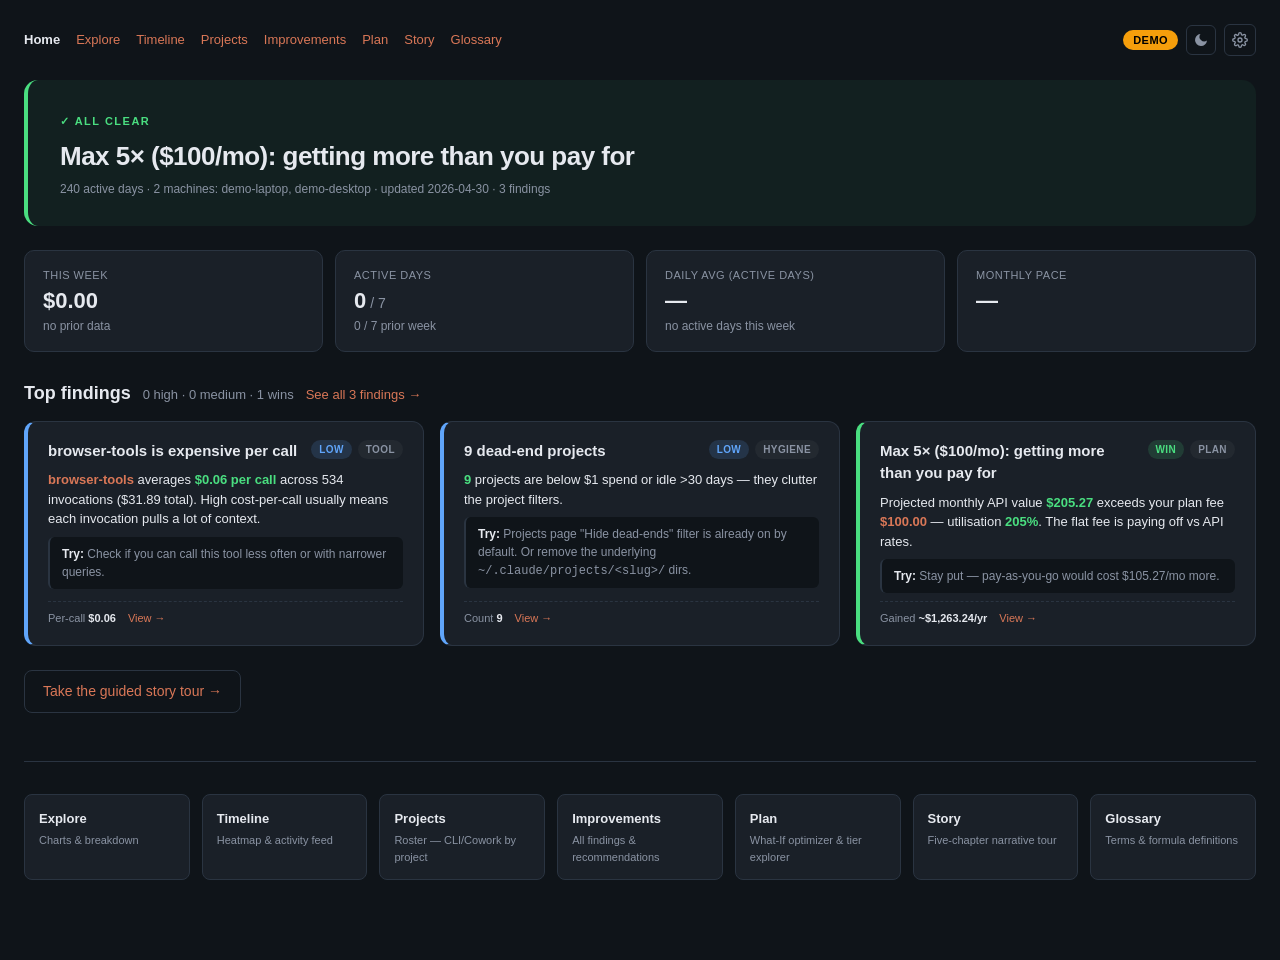
<file: index.html>
<!DOCTYPE html>
<html lang="en">
<head>
<meta charset="UTF-8" />
  <meta http-equiv="Content-Security-Policy" content="default-src 'self'; script-src 'self' https://cdn.jsdelivr.net 'unsafe-inline'; style-src 'self' https://cdn.jsdelivr.net 'unsafe-inline'; font-src https://cdn.jsdelivr.net; img-src 'self' data:; connect-src 'self'; frame-ancestors 'none'; base-uri 'self';">
<title>Claude Usage</title>
<link rel="stylesheet" href="themes.css" />
<script src="util.js"></script>
<script src="theme.js"></script>
<script src="currency.js"></script>
<script src="tzmode.js"></script>
<script src="plan.js"></script>
<script src="settings.js"></script>
<style>
  * { box-sizing: border-box; margin: 0; padding: 0; }
  body {
    font-family: -apple-system, BlinkMacSystemFont, "Segoe UI", sans-serif;
    background: var(--bg); color: var(--text); line-height: 1.5;
  }
  .wrap { max-width: 1340px; margin: 0 auto; padding: 24px 24px 80px; }

  /* ─── Nav ───────────────────────────────────────────────── */
  .nav { margin-bottom: 24px; font-size: 13px; display: flex; align-items: center; gap: 16px; flex-wrap: wrap; }
  .nav a { color: var(--accent); text-decoration: none; }
  .nav a:hover { text-decoration: underline; }

  /* ─── Verdict hero ──────────────────────────────────────── */
  .verdict-hero {
    border-radius: 14px; padding: 28px 32px;
    border-left: 4px solid var(--border);
    margin-bottom: 24px;
    transition: border-color 0.3s, background 0.3s;
  }
  .verdict-badge {
    display: inline-block; font-size: 11px; font-weight: 700;
    text-transform: uppercase; letter-spacing: 1.5px;
    margin-bottom: 10px; color: var(--muted);
  }
  .verdict-headline {
    font-size: 26px; font-weight: 700; letter-spacing: -0.02em;
    line-height: 1.25; margin-bottom: 8px;
  }
  @media (max-width: 680px) { .verdict-headline { font-size: 20px; } }
  .verdict-meta { font-size: 12px; color: var(--muted); }

  /* ─── Delta band ─────────────────────────────────────────── */
  .delta-band {
    display: grid;
    grid-template-columns: repeat(auto-fit, minmax(200px, 1fr));
    gap: 12px; margin-bottom: 28px;
  }
  .delta-tile {
    background: var(--card); border: 1px solid var(--border); border-radius: 10px;
    padding: 16px 18px;
  }
  .delta-tile .dt-label {
    font-size: 11px; color: var(--muted);
    text-transform: uppercase; letter-spacing: 0.5px; margin-bottom: 6px;
  }
  .delta-tile .dt-value {
    font-size: 22px; font-weight: 700; line-height: 1;
  }
  .delta-tile .dt-sub {
    font-size: 12px; color: var(--muted); margin-top: 5px;
    display: flex; gap: 6px; align-items: center; flex-wrap: wrap;
  }
  .delta-up   { color: var(--red); font-weight: 600; }
  .delta-down { color: var(--green); font-weight: 600; }
  .delta-flat { color: var(--muted); }

  /* ─── Top findings section ──────────────────────────────── */
  .section-head {
    display: flex; align-items: baseline; gap: 12px;
    margin-bottom: 14px;
  }
  .section-head h2 { font-size: 18px; font-weight: 700; }
  .section-head a  { font-size: 13px; color: var(--accent); text-decoration: none; }
  .section-head a:hover { text-decoration: underline; }
  .section-head .rec-count { color: var(--muted); font-size: 13px; }

  /* ─── Recommendation cards (matches improvements.html) ──── */
  .cards-grid {
    display: grid;
    grid-template-columns: repeat(auto-fill, minmax(320px, 1fr));
    gap: 16px; margin-bottom: 24px;
  }
  .rec {
    background: var(--card); border: 1px solid var(--border); border-radius: 12px;
    padding: 18px 20px;
    display: flex; flex-direction: column; gap: 8px;
    border-left: 4px solid var(--border);
    transition: transform 0.15s;
  }
  .rec:hover { transform: translateY(-2px); }
  .rec.high   { border-left-color: var(--red); }
  .rec.medium { border-left-color: var(--amber); }
  .rec.low    { border-left-color: var(--blue); }
  .rec.win    { border-left-color: var(--green); }

  .rec-head {
    display: flex; justify-content: space-between; align-items: flex-start; gap: 12px;
  }
  .rec-title { font-size: 15px; font-weight: 600; flex: 1; }
  .rec-pills { display: inline-flex; gap: 6px; flex-shrink: 0; }
  .pill {
    display: inline-block; padding: 2px 8px; border-radius: 999px;
    font-size: 10px; font-weight: 600; text-transform: uppercase; letter-spacing: 0.4px;
  }
  .pill-high   { background: rgba(239,68,68,0.15);  color: var(--red); }
  .pill-medium { background: rgba(251,191,36,0.15); color: var(--amber); }
  .pill-low    { background: rgba(96,165,250,0.15); color: var(--blue); }
  .pill-win    { background: rgba(74,222,128,0.15); color: var(--green); }
  .pill-cat    { background: var(--card-hi); color: var(--muted); }

  .rec-context { font-size: 13px; color: var(--text); }
  .rec-context strong { color: var(--accent); }
  .rec-context em  { font-style: normal; color: var(--green); font-weight: 600; }
  .rec-context .neg { color: var(--red); font-weight: 600; }

  .rec-action {
    background: var(--bg-soft); border-radius: 6px;
    padding: 8px 12px; font-size: 12px; color: var(--muted);
    border-left: 2px solid var(--border);
  }
  .rec-action strong { color: var(--text); }
  .rec-impact {
    display: flex; gap: 12px; font-size: 11px; color: var(--muted);
    margin-top: auto; padding-top: 8px;
    border-top: 1px dashed var(--border);
    flex-wrap: wrap;
  }
  .rec-impact .met { color: var(--text); font-weight: 600; }
  .rec-impact a    { color: var(--accent); text-decoration: none; }

  /* ─── Action row below cards ─────────────────────────────── */
  .action-row {
    display: flex; gap: 12px; flex-wrap: wrap; align-items: center;
    margin-bottom: 48px;
  }
  .btn {
    display: inline-flex; align-items: center; gap: 6px;
    padding: 10px 18px; border-radius: 8px;
    text-decoration: none; font-size: 14px; font-weight: 500;
    transition: transform 0.15s, opacity 0.15s;
  }
  .btn:hover { transform: translateX(2px); opacity: 0.9; }
  .btn-primary { background: var(--accent); color: white; }
  .btn-secondary {
    background: transparent; color: var(--accent);
    border: 1px solid var(--border);
  }

  /* ─── Empty state ────────────────────────────────────────── */
  .empty-state {
    text-align: center; padding: 48px 24px; color: var(--muted);
    background: var(--card); border: 1px dashed var(--border); border-radius: 12px;
    margin-bottom: 24px;
  }
  .empty-state code {
    display: block; margin-top: 10px; font-size: 13px; color: var(--text);
    font-family: monospace; background: var(--bg-soft);
    padding: 4px 10px; border-radius: 4px; display: inline-block;
  }

  /* ─── Footer nav ─────────────────────────────────────────── */
  .footer-nav {
    margin-top: 40px; padding-top: 32px; border-top: 1px solid var(--border);
    display: grid; grid-template-columns: repeat(auto-fit, minmax(160px, 1fr));
    gap: 12px;
  }
  .footer-nav a {
    display: block; padding: 14px;
    background: var(--card); border: 1px solid var(--border); border-radius: 8px;
    color: var(--text); text-decoration: none; font-size: 13px;
  }
  .footer-nav a:hover { border-color: var(--accent); }
  .footer-nav a .name { font-weight: 600; }
  .footer-nav a .desc { color: var(--muted); font-size: 11px; margin-top: 4px; }
</style>
</head>
<body>
  <div class="wrap">

    <!-- Nav -->
    <div class="nav">
      <span style="color: var(--text); font-weight: 600;">Home</span>
      <a href="explore.html">Explore</a>
      <a href="timeline.html">Timeline</a>
      <a href="projects.html">Projects</a>
      <a href="improvements.html">Improvements</a>
      <a href="plan.html">Plan</a>
      <a href="tour.html">Story</a>
      <a href="glossary.html">Glossary</a>
      <span style="margin-left:auto; display:inline-flex; gap:8px; align-items:center;">
        <span style="background:#f59e0b;color:#000;border-radius:100px;padding:2px 10px;font-size:11px;font-weight:700;letter-spacing:.04em;flex-shrink:0;">DEMO</span>
        <span id="themeToggle"></span>
        <span id="settings"></span>
      </span>
    </div>
    <script>
      ThemeToggle.mount("themeToggle");
      Settings.mount("settings");
    </script>

    <!-- Verdict hero -->
    <div class="verdict-hero" id="verdictHero">
      <div class="verdict-badge" id="verdictBadge">Loading…</div>
      <div class="verdict-headline" id="verdictHeadline">Analysing your usage data…</div>
      <div class="verdict-meta" id="verdictMeta"></div>
    </div>

    <!-- Week-over-week delta band -->
    <div class="delta-band" id="deltaBand"></div>

    <!-- Top findings -->
    <div class="section-head">
      <h2>Top findings</h2>
      <span class="rec-count" id="recCount"></span>
      <a href="improvements.html" id="allFindings">See all findings →</a>
    </div>
    <div class="cards-grid" id="cardsGrid"></div>

    <!-- Action row -->
    <div class="action-row">
      <a href="tour.html" class="btn btn-secondary">Take the guided story tour →</a>
    </div>

    <!-- Footer nav -->
    <div class="footer-nav">
      <a href="explore.html"><div class="name">Explore</div><div class="desc">Charts &amp; breakdown</div></a>
      <a href="timeline.html"><div class="name">Timeline</div><div class="desc">Heatmap &amp; activity feed</div></a>
      <a href="projects.html"><div class="name">Projects</div><div class="desc">Roster — CLI/Cowork by project</div></a>
      <a href="improvements.html"><div class="name">Improvements</div><div class="desc">All findings &amp; recommendations</div></a>
      <a href="plan.html"><div class="name">Plan</div><div class="desc">What-If optimizer &amp; tier explorer</div></a>
      <a href="tour.html"><div class="name">Story</div><div class="desc">Five-chapter narrative tour</div></a>
      <a href="glossary.html"><div class="name">Glossary</div><div class="desc">Terms &amp; formula definitions</div></a>
    </div>

  </div>

<script>
// ── Helpers ───────────────────────────────────────────────────────────────
const fmtMoney = v => Currency.format(v);
const fmtTok   = n => n >= 1e6 ? (n/1e6).toFixed(2)+"M" : n >= 1e3 ? (n/1e3).toFixed(1)+"K" : (n||0).toString();

// ── Shared state ──────────────────────────────────────────────────────────
let RAW     = null;   // INSIGHTS  (from insights_data.js)
let HISTORY = null;   // USAGE_DATA (from usage_data.js)
let RECS    = [];

// ── Data loading ──────────────────────────────────────────────────────────
function loadAll() {
  const s1 = document.createElement("script");
  s1.src = "insights_data.js";
  s1.onload = s1.onerror = () => {
    RAW = window.INSIGHTS || null;
    const s2 = document.createElement("script");
    s2.src = "usage_data.js";
    s2.onload = s2.onerror = () => {
      HISTORY = window.USAGE_DATA || null;
      // Also load manifest for machine count in meta line.
      const s3 = document.createElement("script");
      s3.src = "machines/manifest.js";
      s3.onload = s3.onerror = () => render();
      document.head.appendChild(s3);
    };
    document.head.appendChild(s2);
  };
  document.head.appendChild(s1);
}

// ── Week delta computation ─────────────────────────────────────────────────
function weekDeltas(daily) {
  // Reference = today (the page's local date).
  const todayMs = new Date();
  todayMs.setHours(23, 59, 59, 999);
  const oneWeekAgo  = new Date(todayMs); oneWeekAgo.setDate(todayMs.getDate() - 7);  oneWeekAgo.setHours(0,0,0,0);
  const twoWeeksAgo = new Date(todayMs); twoWeeksAgo.setDate(todayMs.getDate() - 14); twoWeeksAgo.setHours(0,0,0,0);

  function sumPeriod(start, end) {
    const days = (daily || []).filter(d => {
      const dt = new Date(d.date + "T00:00:00");
      return dt > start && dt <= end;
    });
    const cost = days.reduce((s, d) => s + (d.totalCost || 0), 0);
    return { cost, activeDays: days.length };
  }

  return {
    thisWeek: sumPeriod(oneWeekAgo, todayMs),
    lastWeek: sumPeriod(twoWeeksAgo, oneWeekAgo),
  };
}

// ── Recommendation builders (mirrors improvements.html) ─────────────────

function buildCacheHitRecs() {
  const candidates = (RAW.byProject || [])
    .filter(p => p.turns >= 10 && p.cost > 1 && p.cacheHitRatio < 0.7)
    .sort((a, b) => a.cacheHitRatio - b.cacheHitRatio);
  for (const p of candidates.slice(0, 5)) {
    const potentialSaving = p.cost * (1 - p.cacheHitRatio) * 0.4;
    RECS.push({
      severity: p.cacheHitRatio < 0.5 ? "high" : "medium",
      category: "cache",
      title: `Low cache hit on ${p.name}`,
      context: `<strong>${U.esc(p.name)}</strong> ran <em>${p.turns}</em> turns at <span class="neg">${(p.cacheHitRatio*100).toFixed(0)}% cache hit</span> — most context is being re-read fresh each turn instead of pulled from cache.`,
      action: `Check whether the session restarts frequently or large files are re-read. Adding a CLAUDE.md to keep context stable typically lifts hit ratio above 90%.`,
      impact: { saved: potentialSaving, ref: "insights.html#projects" },
      impactSort: potentialSaving,
    });
  }
}

function buildExpensiveProjects() {
  const totalCost = RAW.totals?.cost || 0;
  const top = (RAW.byProject || [])[0];
  if (!top || totalCost <= 0) return;
  const share = top.cost / totalCost;
  if (share < 0.4) return;
  RECS.push({
    severity: share > 0.6 ? "high" : "medium",
    category: "cost",
    title: `${top.name} dominates spend`,
    context: `<strong>${U.esc(top.name)}</strong> accounts for <em>${(share*100).toFixed(0)}%</em> of your API-equivalent cost (${fmtMoney(top.cost)} of ${fmtMoney(totalCost)}). A small efficiency win there beats every other change.`,
    action: `Run a cache-hit audit on this project (Insights → Per-Project Detail). If the hit ratio is below 90% and it's your daily driver, focus there first.`,
    impact: { share, ref: "insights.html#projects" },
    impactSort: top.cost,
  });
}

function buildIdleSessions() {
  const idle = (RAW.conversations || []).filter(c =>
    (c.turns || 0) > 0 && (c.turns || 0) < 20 && (c.durationMinutes || 0) > 60 * 24
  ).sort((a, b) => (b.durationMinutes || 0) - (a.durationMinutes || 0));
  if (!idle.length) return;
  const top = idle[0];
  const days = (top.durationMinutes / (60 * 24)).toFixed(1);
  RECS.push({
    severity: "low",
    category: "session",
    title: `Sessions left open for days`,
    context: `Longest near-idle session: <strong>${U.esc(top.name || top.sessionId.slice(0,8))}</strong> — <em>${days} days</em> open, only <em>${top.turns}</em> turns. ${idle.length > 1 ? `${idle.length - 1} more follow the same pattern.` : ""}`,
    action: `Use <code>/clear</code> or close terminals between sessions — fresh sessions often get better cache hit ratios than stale contexts.`,
    impact: { count: idle.length, ref: "insights.html#conversations" },
    impactSort: idle.length,
  });
}

function buildMcpHotspots() {
  const servers = (RAW.byMCPServer || []).filter(m => m.invocations >= 10);
  if (!servers.length) return;
  const ranked = servers.map(m => ({ ...m, cpc: m.approxCost / m.invocations })).sort((a, b) => b.cpc - a.cpc);
  const top = ranked[0];
  if (top.cpc < 0.05) return;
  RECS.push({
    severity: top.cpc > 0.5 ? "medium" : "low",
    category: "tool",
    title: `${top.server} is expensive per call`,
    context: `<strong>${U.esc(top.server)}</strong> averages <em>${fmtMoney(top.cpc)} per call</em> across ${top.invocations.toLocaleString()} invocations (${fmtMoney(top.approxCost)} total). High cost-per-call usually means each invocation pulls a lot of context.`,
    action: `Check if you can call this tool less often or with narrower queries.`,
    impact: { cpc: top.cpc, total: top.approxCost, ref: "insights.html#mcp-subagents" },
    impactSort: top.approxCost,
  });
}

function buildModelMix() {
  const models = RAW.byModel || [];
  const opusCost   = models.filter(m => (m.model||"").includes("opus")).reduce((s, m) => s + (m.cost||0), 0);
  const sonnetCost = models.filter(m => (m.model||"").includes("sonnet")).reduce((s, m) => s + (m.cost||0), 0);
  const haikuCost  = models.filter(m => (m.model||"").includes("haiku")).reduce((s, m) => s + (m.cost||0), 0);
  const total = opusCost + sonnetCost + haikuCost;
  if (total <= 0) return;
  const opusPct = opusCost / total;
  if (opusPct > 0.85) {
    RECS.push({
      severity: "medium",
      category: "cost",
      title: `Heavy Opus usage (${(opusPct*100).toFixed(0)}%)`,
      context: `Opus accounts for <em>${(opusPct*100).toFixed(0)}%</em> of spend (${fmtMoney(opusCost)}). Opus is right for hard reasoning, but Sonnet handles most code edits at <em>roughly 1/8 the price</em>.`,
      action: `For routine edits and tool-heavy work, Sonnet is usually fine. Reserve Opus for architecture decisions and hard debugging.`,
      impact: { saved: opusCost * 0.3, ref: "insights.html#roi" },
      impactSort: opusCost,
    });
  }
}

function buildContextBloat() {
  const convs = (RAW.conversations || []).filter(c => (c.turns||0) >= 10);
  if (!convs.length) return;
  const ranked = convs
    .map(c => ({ ...c, avgCtx: c.avgContextPerTurn || ((c.input||0)+(c.cacheRead||0)) / Math.max(1, c.turns) }))
    .sort((a, b) => b.avgCtx - a.avgCtx);
  const top = ranked[0];
  if (top.avgCtx < 100_000) return;
  RECS.push({
    severity: top.avgCtx > 300_000 ? "high" : "medium",
    category: "session",
    title: `Context bloat on ${top.name || "a session"}`,
    context: `Session <strong>${U.esc(top.name || top.sessionId.slice(0,8))}</strong> averages <span class="neg">${fmtTok(top.avgCtx)} tokens per turn</span> across ${top.turns.toLocaleString()} turns. That drives up per-turn cost even with caching.`,
    action: `Compress: extract a CLAUDE.md with stable facts, drop irrelevant history, or split into a fresh session with a brief.`,
    impact: { avgCtx: top.avgCtx, ref: "insights.html#conversations" },
    impactSort: top.avgCtx,
  });
}

function buildPlanFit() {
  const plan = Plan.current();
  const totals = HISTORY?.totals || {};
  const daily  = HISTORY?.daily  || [];
  if (plan.kind !== "subscription" || !plan.monthly || !daily.length) return;
  const span = (new Date(daily[daily.length-1].date) - new Date(daily[0].date)) / 86400000 + 1;
  const monthly = ((totals.totalCost||0) / span) * 30.44;
  const utilisation = monthly / plan.monthly;
  if (utilisation < 0.5) {
    RECS.push({
      severity: "low",
      category: "plan",
      title: `${plan.name}: under-utilised`,
      context: `Projecting <em>${fmtMoney(monthly)}/mo</em> API value on a <strong>${U.esc(plan.name)}</strong> plan (${fmtMoney(plan.monthly)}/mo) — <em>${(utilisation*100).toFixed(0)}%</em> utilisation. Roughly half your fee buys headroom you may not need.`,
      action: `If usage is steady, a smaller plan saves money. Run the Plan Optimizer to see breakeven points.`,
      impact: { saved: (plan.monthly - monthly) * 12, ref: "whatif.html" },
      impactSort: (plan.monthly - monthly) * 12,
    });
  } else if (utilisation > 1.0) {
    RECS.push({
      severity: "win",
      category: "plan",
      title: `${plan.name}: getting more than you pay for`,
      context: `Projected monthly API value <em>${fmtMoney(monthly)}</em> exceeds your plan fee <strong>${fmtMoney(plan.monthly)}</strong> — utilisation <em>${(utilisation*100).toFixed(0)}%</em>. The flat fee is paying off vs API rates.`,
      action: `Stay put — pay-as-you-go would cost ${fmtMoney(monthly - plan.monthly)}/mo more.`,
      impact: { gained: (monthly - plan.monthly) * 12, ref: "whatif.html" },
      impactSort: (monthly - plan.monthly) * 12,
    });
  }
}

function buildHygieneRecs() {
  const wtRe = /^(.*?) \(wt: ([^)]+)\)$/;
  const wtCounts = new Map();
  for (const p of (RAW.byProject || [])) {
    const m = wtRe.exec(p.name);
    if (m) wtCounts.set(m[1], (wtCounts.get(m[1]) || 0) + 1);
  }
  const heaviest = [...wtCounts.entries()].sort((a, b) => b[1] - a[1])[0];
  if (heaviest && heaviest[1] >= 3) {
    RECS.push({
      severity: "low",
      category: "hygiene",
      title: `${heaviest[1]} worktrees on ${heaviest[0]}`,
      context: `Claude Code created <em>${heaviest[1]}</em> worktree directories under <strong>${U.esc(heaviest[0])}</strong>. Stale ones clutter <code>.claude/worktrees/</code> and inflate the project list.`,
      action: `<code>git worktree prune</code> in the parent repo, or delete <code>.claude/worktrees/</code> entries you no longer need.`,
      impact: { count: heaviest[1], ref: "projects.html" },
      impactSort: heaviest[1],
    });
  }

  const ref = (RAW.generatedAt || "").slice(0, 10);
  if (ref) {
    const cutoff = new Date(ref);
    cutoff.setUTCDate(cutoff.getUTCDate() - 30);
    const cutoffISO = cutoff.toISOString().slice(0, 10);
    const dead = (RAW.byProject || []).filter(p =>
      (p.cost||0) < 1 || ((p.lastActivity||"").slice(0,10) < cutoffISO));
    if (dead.length >= 5) {
      RECS.push({
        severity: "low",
        category: "hygiene",
        title: `${dead.length} dead-end projects`,
        context: `<em>${dead.length}</em> projects are below $1 spend or idle &gt;30 days — they clutter the project filters.`,
        action: `Projects page "Hide dead-ends" filter is already on by default. Or remove the underlying <code>~/.claude/projects/&lt;slug&gt;/</code> dirs.`,
        impact: { count: dead.length, ref: "projects.html" },
        impactSort: dead.length,
      });
    }
  }
}

function buildWins() {
  const total = RAW.totals || {};
  const overallHit = (total.cacheRead||0) / Math.max(1, (total.cacheRead||0) + (total.cacheCreate||0));
  if (overallHit > 0.92) {
    RECS.push({
      severity: "win",
      category: "cache",
      title: `${(overallHit*100).toFixed(1)}% overall cache hit`,
      context: `Across <em>${(total.turns||0).toLocaleString()}</em> turns and <em>${fmtTok(total.cacheRead)}</em> cache reads, overall hit ratio is <strong>${(overallHit*100).toFixed(1)}%</strong>. Without caching the same workload would cost roughly <em>${fmtMoney((total.cost||0) * 8)}</em>.`,
      action: `Keep doing what you're doing. The <a href="insights.html#roi">Cache ROI table</a> shows exact savings per model.`,
      impact: { hit: overallHit, ref: "insights.html#roi" },
      impactSort: overallHit * 1000,
    });
  }
}

// ── Build & sort all recs ────────────────────────────────────────────────
function buildRecs() {
  RECS = [];
  if (!RAW) return;
  buildCacheHitRecs();
  buildExpensiveProjects();
  buildIdleSessions();
  buildMcpHotspots();
  buildModelMix();
  buildContextBloat();
  buildPlanFit();
  buildHygieneRecs();
  buildWins();

  const sevOrder = { high: 0, medium: 1, low: 2, win: 3 };
  RECS.sort((a, b) => {
    const s = (sevOrder[a.severity] ?? 4) - (sevOrder[b.severity] ?? 4);
    return s !== 0 ? s : (b.impactSort || 0) - (a.impactSort || 0);
  });
}

// ── Render verdict hero ──────────────────────────────────────────────────
function renderVerdictHero() {
  const hero   = document.getElementById("verdictHero");
  const badge  = document.getElementById("verdictBadge");
  const hdl    = document.getElementById("verdictHeadline");
  const meta   = document.getElementById("verdictMeta");

  if (!RAW && !HISTORY) {
    hero.style.background = "rgba(96,165,250,0.06)";
    hero.style.borderLeftColor = "var(--blue)";
    badge.textContent = "No data";
    hdl.textContent = "Run update_usage.sh to populate your dashboard";
    meta.textContent = "Once you have data, this page will answer: should I change anything?";
    return;
  }

  const high   = RECS.filter(r => r.severity === "high");
  const med    = RECS.filter(r => r.severity === "medium");
  const wins   = RECS.filter(r => r.severity === "win");

  let bgColor, borderColor, badgeText, headline;

  if (high.length > 0) {
    bgColor     = "rgba(239,68,68,0.06)";
    borderColor = "var(--red)";
    badgeText   = "⚠ Action needed";
    headline    = high.length === 1
      ? `${high[0].title} — needs your attention`
      : `${high.length} high-priority findings need attention`;
  } else if (med.length > 0) {
    bgColor     = "rgba(251,191,36,0.06)";
    borderColor = "var(--amber)";
    badgeText   = "↗ On track";
    headline    = `Looking good — ${med[0].title}`;
  } else if (wins.length > 0) {
    bgColor     = "rgba(74,222,128,0.06)";
    borderColor = "var(--green)";
    badgeText   = "✓ All clear";
    headline    = wins[0].title;
  } else {
    bgColor     = "rgba(74,222,128,0.06)";
    borderColor = "var(--green)";
    badgeText   = "✓ All clear";
    headline    = "Nothing critical to address. Keep going.";
  }

  hero.style.background    = bgColor;
  hero.style.borderLeftColor = borderColor;
  badge.style.color        = borderColor;
  badge.textContent        = badgeText;
  hdl.textContent          = headline;

  // Meta line
  const u = HISTORY;
  const m = window.MACHINES_MANIFEST;
  const parts = [];
  if (u) {
    const hist = u.daily || [];
    parts.push(`${hist.length} active days`);
    if (m && m.machineCount > 1) parts.push(`${m.machineCount} machines: ${m.machines.map(x => x.machine).join(", ")}`);
    if (u.lastUpdated) parts.push(`updated ${u.lastUpdated}`);
  }
  if (RECS.length) parts.push(`${RECS.length} findings`);
  meta.textContent = parts.join(" · ");
}

// ── Render delta band ────────────────────────────────────────────────────
function renderDeltaBand() {
  const band = document.getElementById("deltaBand");
  const u = HISTORY;
  if (!u || !u.daily || !u.daily.length) {
    band.innerHTML = "";
    return;
  }

  const hist   = u.daily || [];
  const deltas = weekDeltas(hist);
  const tw = deltas.thisWeek;
  const lw = deltas.lastWeek;

  function deltaCost(curr, prev) {
    if (!prev || prev === 0) return '<span class="delta-flat">no prior data</span>';
    const diff = curr - prev;
    const pct  = (diff / prev * 100).toFixed(0);
    const cls  = diff > 0 ? "delta-up" : "delta-down";
    const sign = diff > 0 ? "↑" : "↓";
    return `<span class="${cls}">${sign}${Math.abs(pct)}% vs prior week</span>`;
  }

  // Monthly pace from recent 30 days
  const today   = new Date(); today.setHours(23,59,59,999);
  const d30ago  = new Date(today); d30ago.setDate(today.getDate() - 30); d30ago.setHours(0,0,0,0);
  const recent30 = hist.filter(d => new Date(d.date+"T00:00:00") >= d30ago);
  const recent30cost = recent30.reduce((s,d) => s+(d.totalCost||0), 0);
  const pace = recent30.length > 0 ? (recent30cost / recent30.length) * 30.44 : null;

  const PLAN = Plan.current();
  const isFlat = PLAN.kind === "subscription" && PLAN.monthly;
  const paceContext = isFlat && pace
    ? `${(pace / PLAN.monthly * 100).toFixed(0)}% of ${PLAN.name.replace(/\s*\([^)]*\)\s*$/, "")} plan`
    : (pace ? `based on last ${recent30.length} active days` : "");

  const thisDailyAvg = tw.activeDays > 0 ? tw.cost / tw.activeDays : 0;
  const lastDailyAvg = lw.activeDays > 0 ? lw.cost / lw.activeDays : 0;
  const avgDelta = lastDailyAvg > 0
    ? `<span class="${thisDailyAvg > lastDailyAvg ? 'delta-up' : 'delta-down'}">${thisDailyAvg > lastDailyAvg ? '↑' : '↓'}${Math.abs((thisDailyAvg - lastDailyAvg) / lastDailyAvg * 100).toFixed(0)}% vs prior week</span>`
    : '<span class="delta-flat">no prior data</span>';

  band.innerHTML = `
    <div class="delta-tile">
      <div class="dt-label">This week</div>
      <div class="dt-value">${fmtMoney(tw.cost)}</div>
      <div class="dt-sub">${deltaCost(tw.cost, lw.cost)}</div>
    </div>
    <div class="delta-tile">
      <div class="dt-label">Active days</div>
      <div class="dt-value">${tw.activeDays}<span style="font-size:14px;font-weight:400;color:var(--muted);"> / 7</span></div>
      <div class="dt-sub"><span class="delta-flat">${lw.activeDays} / 7 prior week</span></div>
    </div>
    <div class="delta-tile">
      <div class="dt-label">Daily avg (active days)</div>
      <div class="dt-value">${tw.activeDays > 0 ? fmtMoney(thisDailyAvg) : "—"}</div>
      <div class="dt-sub">${tw.activeDays > 0 ? avgDelta : '<span class="delta-flat">no active days this week</span>'}</div>
    </div>
    <div class="delta-tile">
      <div class="dt-label">Monthly pace</div>
      <div class="dt-value">${pace != null ? fmtMoney(pace) : "—"}</div>
      <div class="dt-sub"><span class="delta-flat">${paceContext}</span></div>
    </div>
  `;
}

// ── Render top-3 cards ───────────────────────────────────────────────────
function renderImpact(r) {
  const i = r.impact || {};
  const parts = [];
  if (i.saved  > 0)    parts.push(`<span>Save <span class="met">~${fmtMoney(i.saved)}/yr</span></span>`);
  if (i.gained > 0)    parts.push(`<span>Gained <span class="met">~${fmtMoney(i.gained)}/yr</span></span>`);
  if (i.share != null) parts.push(`<span>Share <span class="met">${(i.share*100).toFixed(0)}%</span></span>`);
  if (i.cpc   != null) parts.push(`<span>Per-call <span class="met">${fmtMoney(i.cpc)}</span></span>`);
  if (i.avgCtx!= null) parts.push(`<span>Avg ctx <span class="met">${fmtTok(i.avgCtx)}</span></span>`);
  if (i.count != null) parts.push(`<span>Count <span class="met">${i.count}</span></span>`);
  if (i.hit   != null) parts.push(`<span>Hit ratio <span class="met">${(i.hit*100).toFixed(1)}%</span></span>`);
  if (i.ref)           parts.push(`<a href="${U.escAttr(i.ref)}">View →</a>`);
  return parts.length ? `<div class="rec-impact">${parts.join("")}</div>` : "";
}

function renderTopCards() {
  const grid  = document.getElementById("cardsGrid");
  const count = document.getElementById("recCount");
  const link  = document.getElementById("allFindings");

  if (!RAW) {
    grid.innerHTML = `<div class="empty-state">
      No data yet — run <code>update_usage.sh</code> (or <code>update_usage.ps1</code>) to populate.<br>
      <a href="tour.html" style="color: var(--accent); font-size: 13px; margin-top: 8px; display: inline-block;">Take the guided story tour →</a>
    </div>`;
    count.textContent = "";
    link.textContent = "See all findings →";
    return;
  }

  const top3 = RECS.slice(0, 3);
  const hiCount = RECS.filter(r => r.severity === "high").length;
  const medCount = RECS.filter(r => r.severity === "medium").length;
  const winCount = RECS.filter(r => r.severity === "win").length;

  count.textContent = `${hiCount} high · ${medCount} medium · ${winCount} wins`;
  link.textContent  = `See all ${RECS.length} findings →`;

  if (!top3.length) {
    grid.innerHTML = `<div class="empty-state">No recommendations generated — all metrics look healthy.</div>`;
    return;
  }

  grid.innerHTML = top3.map(r => {
    const sev      = r.severity;
    const sevLabel = sev === "win" ? "Win" : sev[0].toUpperCase() + sev.slice(1);
    return `
      <div class="rec ${U.escAttr(sev)}">
        <div class="rec-head">
          <div class="rec-title">${U.esc(r.title)}</div>
          <div class="rec-pills">
            <span class="pill pill-${U.escAttr(sev)}">${U.esc(sevLabel)}</span>
            <span class="pill pill-cat">${U.esc(r.category)}</span>
          </div>
        </div>
        <div class="rec-context">${r.context}</div>
        <div class="rec-action"><strong>Try:</strong> ${r.action}</div>
        ${renderImpact(r)}
      </div>
    `;
  }).join("");
}

// ── Master render ────────────────────────────────────────────────────────
function render() {
  buildRecs();
  renderVerdictHero();
  renderDeltaBand();
  renderTopCards();
}

// Re-render on settings changes
Settings.onChange(render);

// Start loading data
loadAll();
</script>
</body>
</html>
</file>
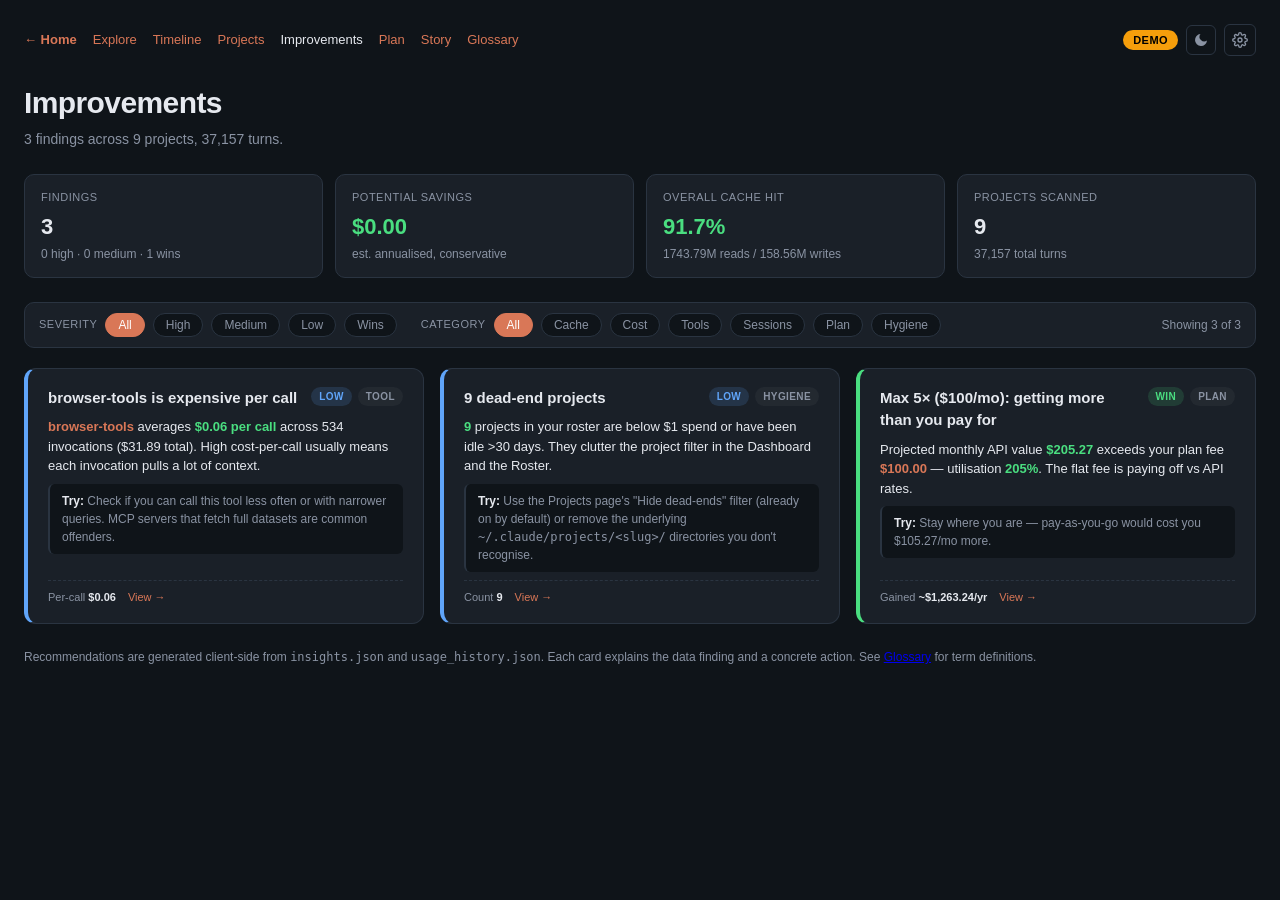
<file: improvements.html>
<!DOCTYPE html>
<html lang="en">
<head>
<meta charset="UTF-8" />
  <meta http-equiv="Content-Security-Policy" content="default-src 'self'; script-src 'self' https://cdn.jsdelivr.net 'unsafe-inline'; style-src 'self' https://cdn.jsdelivr.net 'unsafe-inline'; font-src https://cdn.jsdelivr.net; img-src 'self' data:; connect-src 'self'; frame-ancestors 'none'; base-uri 'self';">
<title>Improvements — Data-Driven Recommendations</title>
<link rel="stylesheet" href="themes.css" />
<script src="util.js"></script>
<script src="theme.js"></script>
<script src="currency.js"></script>
<script src="tzmode.js"></script>
<script src="plan.js"></script>
<script src="settings.js"></script>
<style>
  * { box-sizing: border-box; margin: 0; padding: 0; }
  body {
    font-family: -apple-system, BlinkMacSystemFont, "Segoe UI", sans-serif;
    background: var(--bg); color: var(--text);  min-height: 100vh;
    line-height: 1.5;
  }
  .wrap { max-width: 1340px; margin: 0 auto; padding: 24px; }
  h1 { font-size: 30px; font-weight: 700; letter-spacing: -0.02em; margin-bottom: 4px; }
  .subtitle { color: var(--muted); margin-bottom: 24px; font-size: 14px; }
  .nav { margin-bottom: 24px; font-size: 13px; display: flex; align-items: center; gap: 16px; flex-wrap: wrap; }
  .nav a { color: var(--accent); text-decoration: none; }
  .nav a:hover { text-decoration: underline; }

  /* Top summary KPI band */
  .top-band {
    display: grid; grid-template-columns: repeat(auto-fit, minmax(180px, 1fr));
    gap: 12px; margin-bottom: 24px;
  }
  .top-band .stat {
    background: var(--card); border: 1px solid var(--border); border-radius: 10px;
    padding: 14px 16px;
  }
  .top-band .stat .label {
    font-size: 11px; color: var(--muted);
    text-transform: uppercase; letter-spacing: 0.5px;
  }
  .top-band .stat .value { font-size: 22px; font-weight: 700; margin-top: 4px; }
  .top-band .stat .sub { font-size: 12px; color: var(--muted); margin-top: 2px; }

  /* Filter bar for severity / category */
  .filter-bar {
    display: flex; gap: 8px; flex-wrap: wrap; align-items: center;
    background: var(--card); border: 1px solid var(--border);
    border-radius: 10px; padding: 10px 14px; margin-bottom: 20px;
    font-size: 13px;
  }
  .filter-bar .label { color: var(--muted); font-size: 11px; text-transform: uppercase; letter-spacing: 0.5px; }
  .filter-bar button {
    background: var(--bg-soft); color: var(--muted);
    border: 1px solid var(--border); border-radius: 999px;
    padding: 4px 12px; font-size: 12px; font-family: inherit; cursor: pointer;
  }
  .filter-bar button:hover { color: var(--text); border-color: var(--accent); }
  .filter-bar button.active { background: var(--accent); color: white; border-color: var(--accent); }
  .filter-bar .count {
    color: var(--muted); font-size: 12px; margin-left: auto;
  }

  /* Recommendation cards */
  .grid {
    display: grid;
    grid-template-columns: repeat(auto-fill, minmax(360px, 1fr));
    gap: 16px;
  }
  .rec {
    background: var(--card); border: 1px solid var(--border); border-radius: 12px;
    padding: 18px 20px;
    display: flex; flex-direction: column; gap: 8px;
    border-left: 4px solid var(--border);
    transition: transform 0.15s, border-color 0.15s;
  }
  .rec:hover { transform: translateY(-2px); }
  .rec.high   { border-left-color: var(--red); }
  .rec.medium { border-left-color: var(--amber); }
  .rec.low    { border-left-color: var(--blue); }
  .rec.win    { border-left-color: var(--green); }

  .rec-head {
    display: flex; justify-content: space-between; align-items: flex-start;
    gap: 12px;
  }
  .rec-title { font-size: 15px; font-weight: 600; flex: 1; }
  .rec-pills { display: inline-flex; gap: 6px; flex-shrink: 0; }
  .pill {
    display: inline-block; padding: 2px 8px; border-radius: 999px;
    font-size: 10px; font-weight: 600; text-transform: uppercase; letter-spacing: 0.4px;
  }
  .pill-high   { background: rgba(239,68,68,0.15);  color: var(--red); }
  .pill-medium { background: rgba(251,191,36,0.15); color: var(--amber); }
  .pill-low    { background: rgba(96,165,250,0.15); color: var(--blue); }
  .pill-win    { background: rgba(74,222,128,0.15); color: var(--green); }
  .pill-cat    { background: var(--card-hi); color: var(--muted); }

  .rec-context { font-size: 13px; color: var(--text); }
  .rec-context strong { color: var(--accent); }
  .rec-context em { font-style: normal; color: var(--green); font-weight: 600; }
  .rec-context .neg { color: var(--red); font-weight: 600; }

  .rec-action {
    background: var(--bg-soft); border-radius: 6px;
    padding: 8px 12px; font-size: 12px; color: var(--muted);
    border-left: 2px solid var(--border);
  }
  .rec-action strong { color: var(--text); }
  .rec-impact {
    display: flex; gap: 12px; font-size: 11px; color: var(--muted);
    margin-top: auto; padding-top: 8px;
    border-top: 1px dashed var(--border);
    flex-wrap: wrap;
  }
  .rec-impact .met { color: var(--text); font-weight: 600; }
  .rec-impact a { color: var(--accent); text-decoration: none; }

  .empty {
    text-align: center; padding: 60px 20px; color: var(--muted);
    background: var(--card); border: 1px dashed var(--border); border-radius: 12px;
  }

  .footnote { color: var(--muted); font-size: 12px; margin-top: 24px; }
</style>
</head>
<body>
  <div class="wrap">
    <div class="nav">
      <a href="index.html" style="font-weight: 600;">← Home</a>
      <a href="explore.html">Explore</a>
      <a href="timeline.html">Timeline</a>
      <a href="projects.html">Projects</a>
      <a href="improvements.html" style="color: var(--text);">Improvements</a>
      <a href="plan.html">Plan</a>
      <a href="tour.html">Story</a>
      <a href="glossary.html">Glossary</a>
      <span style="margin-left:auto; display:inline-flex; gap:8px; align-items:center;">
        <span style="background:#f59e0b;color:#000;border-radius:100px;padding:2px 10px;font-size:11px;font-weight:700;letter-spacing:.04em;flex-shrink:0;">DEMO</span>
        <span id="themeToggle"></span>
        <span id="settings"></span>
      </span>
    </div>
    <script>
      ThemeToggle.mount("themeToggle");
      Settings.mount("settings");
    </script>

    <h1>Improvements</h1>
    <p class="subtitle" id="subtitle">Loading recommendations from your usage data…</p>

    <div class="top-band" id="topBand"></div>

    <div class="filter-bar">
      <span class="label">Severity</span>
      <button class="sev-btn active" data-sev="all">All</button>
      <button class="sev-btn" data-sev="high">High</button>
      <button class="sev-btn" data-sev="medium">Medium</button>
      <button class="sev-btn" data-sev="low">Low</button>
      <button class="sev-btn" data-sev="win">Wins</button>
      <span class="label" style="margin-left: 16px;">Category</span>
      <button class="cat-btn active" data-cat="all">All</button>
      <button class="cat-btn" data-cat="cache">Cache</button>
      <button class="cat-btn" data-cat="cost">Cost</button>
      <button class="cat-btn" data-cat="tool">Tools</button>
      <button class="cat-btn" data-cat="session">Sessions</button>
      <button class="cat-btn" data-cat="plan">Plan</button>
      <button class="cat-btn" data-cat="hygiene">Hygiene</button>
      <span class="count" id="recCount"></span>
    </div>

    <div class="grid" id="recGrid"></div>
    <p class="footnote">
      Recommendations are generated client-side from <code>insights.json</code> and
      <code>usage_history.json</code>. Each card explains the data finding and a
      concrete action. See <a href="glossary.html">Glossary</a> for term definitions.
    </p>
  </div>

<script>
const fmtMoney = v => Currency.format(v);
const fmtTok   = n => n >= 1e6 ? (n/1e6).toFixed(2) + "M" : n >= 1e3 ? (n/1e3).toFixed(1) + "K" : (n||0).toString();

let RAW = null;        // insights.json
let HISTORY = null;    // usage_history.json (gitignored, may be missing)
let RECOMMENDATIONS = [];
let SEV_FILTER = "all";
let CAT_FILTER = "all";

function loadAll() {
  // insights_data.js shim is the primary source; usage_data.js is optional.
  const s1 = document.createElement("script");
  s1.src = "insights_data.js";
  s1.onload = s1.onerror = () => {
    RAW = window.INSIGHTS || null;
    const s2 = document.createElement("script");
    s2.src = "usage_data.js";
    s2.onload = s2.onerror = () => {
      HISTORY = window.USAGE_DATA || null;
      build();
    };
    document.head.appendChild(s2);
  };
  document.head.appendChild(s1);
}

// ── Recommendation builders ────────────────────────────────────────────────
//
// Each builder examines a slice of RAW (and optionally HISTORY) and pushes
// {severity, category, title, context, action, impact, ref} cards. Builders
// never throw — they bail silently on missing data so a partial dataset
// degrades gracefully.

function build() {
  if (!RAW) {
    document.getElementById("subtitle").textContent = "No data — run build_insights.py first.";
    document.getElementById("topBand").innerHTML = "";
    document.getElementById("recGrid").innerHTML = `<div class="empty">No insights data found.</div>`;
    return;
  }

  RECOMMENDATIONS = [];
  buildCacheHitRecs();
  buildExpensiveProjects();
  buildIdleSessions();
  buildMcpHotspots();
  buildModelMix();
  buildContextBloat();
  buildPlanFit();
  buildHygieneRecs();
  buildWins();

  // Sort by severity then by impact (when present, descending).
  const sevOrder = { high: 0, medium: 1, low: 2, win: 3 };
  RECOMMENDATIONS.sort((a, b) => {
    const s = (sevOrder[a.severity] ?? 4) - (sevOrder[b.severity] ?? 4);
    if (s !== 0) return s;
    return (b.impactSort || 0) - (a.impactSort || 0);
  });

  renderTopBand();
  renderGrid();
  document.getElementById("subtitle").textContent =
    `${RECOMMENDATIONS.length} findings across ${RAW.byProject.length} projects, ${(RAW.totals.turns||0).toLocaleString()} turns.`;
}

function buildCacheHitRecs() {
  // Projects with low cache hit ratios are good targets — low ratio = paying
  // full input rate where caching could save 90% of those tokens.
  const candidates = (RAW.byProject || [])
    .filter(p => p.turns >= 10 && p.cost > 1 && p.cacheHitRatio < 0.7)
    .sort((a, b) => a.cacheHitRatio - b.cacheHitRatio);

  for (const p of candidates.slice(0, 5)) {
    // Estimate savings: tokens being read fresh that COULD have been cached.
    // Rough proxy: (1 - hitRatio) × cacheRead × inputRate × 0.9 ÷ 1e6.
    // Use cost × (1 - hitRatio) × 0.5 as a simpler upper bound.
    const potentialSaving = p.cost * (1 - p.cacheHitRatio) * 0.4;
    RECOMMENDATIONS.push({
      severity: p.cacheHitRatio < 0.5 ? "high" : "medium",
      category: "cache",
      title: `Low cache hit on ${p.name}`,
      context: `<strong>${U.esc(p.name)}</strong> ran <em>${p.turns}</em> turns at <span class="neg">${(p.cacheHitRatio*100).toFixed(0)}% cache hit</span> — meaning most context is being re-read fresh each turn instead of pulled from cache.`,
      action: `Check whether the session is restarting frequently or whether large files are being re-read. Adding a CLAUDE.md to keep context stable, or breaking long sessions earlier (so cache rebuilds happen during natural pauses), typically lifts hit ratio above 90%.`,
      impact: { saved: potentialSaving, ref: "insights.html#projects" },
      impactSort: potentialSaving,
    });
  }
}

function buildExpensiveProjects() {
  // Top spend concentration — useful to know if one project is eating your budget.
  const totalCost = (RAW.totals?.cost) || 0;
  const top = (RAW.byProject || [])[0];
  if (!top || totalCost <= 0) return;
  const share = top.cost / totalCost;
  if (share < 0.4) return;  // not concentrated enough to call out
  RECOMMENDATIONS.push({
    severity: share > 0.6 ? "high" : "medium",
    category: "cost",
    title: `${top.name} dominates spend`,
    context: `<strong>${U.esc(top.name)}</strong> accounts for <em>${(share*100).toFixed(0)}%</em> of your API-equivalent cost (${fmtMoney(top.cost)} of ${fmtMoney(totalCost)}). Concentration this high makes one project's optimisation moves outsized — a small efficiency win there beats every other change.`,
    action: `Run a cache-hit audit on this project specifically (Insights → Per-Project Detail). If the hit ratio is below 90% and the project is your daily driver, focus there first.`,
    impact: { share: share, ref: `insights.html#projects` },
    impactSort: top.cost,
  });
}

function buildIdleSessions() {
  // Sessions left open: long duration, few turns. Indicates terminal/window
  // stayed open without active work — usually no real cost impact (no tokens
  // billed for idle), but flags potential workflow noise.
  const convs = RAW.conversations || [];
  const idle = convs.filter(c =>
    (c.turns || 0) > 0 && (c.turns || 0) < 20 &&
    (c.durationMinutes || 0) > 60 * 24    // >24 h with <20 turns
  ).sort((a, b) => (b.durationMinutes || 0) - (a.durationMinutes || 0));
  if (!idle.length) return;
  const top = idle[0];
  const days = (top.durationMinutes / (60 * 24)).toFixed(1);
  RECOMMENDATIONS.push({
    severity: "low",
    category: "session",
    title: `Sessions left open for days`,
    context: `Your longest near-idle session is <strong>${U.esc(top.name || top.sessionId.slice(0,8))}</strong> — <em>${days} days</em> wall-clock duration but only <em>${top.turns}</em> turns. ${idle.length > 1 ? `${idle.length - 1} other session(s) follow the same pattern.` : ""}`,
    action: `No direct billing impact (idle time isn't billed) but consider <code>/clear</code> or closing terminals between work sessions — fresh sessions often get better cache hit ratios than reusing very stale contexts.`,
    impact: { count: idle.length, ref: "insights.html#conversations" },
    impactSort: idle.length,
  });
}

function buildMcpHotspots() {
  // MCP servers with disproportionate cost-per-call.
  const servers = (RAW.byMCPServer || []).filter(m => m.invocations >= 10);
  if (!servers.length) return;
  // Cost per call
  const ranked = servers.map(m => ({ ...m, cpc: m.approxCost / m.invocations }))
    .sort((a, b) => b.cpc - a.cpc);
  const top = ranked[0];
  if (top.cpc < 0.05) return;  // < 5¢/call, not worth a card
  RECOMMENDATIONS.push({
    severity: top.cpc > 0.5 ? "medium" : "low",
    category: "tool",
    title: `${top.server} is expensive per call`,
    context: `<strong>${U.esc(top.server)}</strong> averages <em>${fmtMoney(top.cpc)} per call</em> across ${top.invocations.toLocaleString()} invocations (${fmtMoney(top.approxCost)} total). High cost-per-call usually means each invocation pulls a lot of context.`,
    action: `Check if you can call this tool less often or with narrower queries. MCP servers that fetch full datasets are common offenders.`,
    impact: { cpc: top.cpc, total: top.approxCost, ref: "insights.html#mcp-subagents" },
    impactSort: top.approxCost,
  });
}

function buildModelMix() {
  // Look for opportunity to use cheaper model for some workloads.
  const models = RAW.byModel || [];
  const opus  = models.filter(m => (m.model || "").includes("opus"));
  const sonnet = models.filter(m => (m.model || "").includes("sonnet"));
  const haiku = models.filter(m => (m.model || "").includes("haiku"));
  const opusCost   = opus.reduce((s, m) => s + (m.cost || 0), 0);
  const sonnetCost = sonnet.reduce((s, m) => s + (m.cost || 0), 0);
  const haikuCost  = haiku.reduce((s, m) => s + (m.cost || 0), 0);
  const total = opusCost + sonnetCost + haikuCost;
  if (total <= 0) return;
  const opusPct = opusCost / total;
  if (opusPct > 0.85) {
    RECOMMENDATIONS.push({
      severity: "medium",
      category: "cost",
      title: `Heavy Opus usage (${(opusPct*100).toFixed(0)}%)`,
      context: `Opus accounts for <em>${(opusPct*100).toFixed(0)}%</em> of your spend (${fmtMoney(opusCost)}). Opus is the right model for hard reasoning, but Sonnet handles most code edits at <em>roughly 1/8 the price</em>.`,
      action: `For routine edits, doc updates, and tool-heavy work, Sonnet is usually fine. Reserve Opus for architecture decisions, debugging hard issues, or long-context analysis. Each session can pick its model independently.`,
      impact: { saved: opusCost * 0.3, ref: "insights.html#roi" },
      impactSort: opusCost,
    });
  }
}

function buildContextBloat() {
  // Conversations with very high avg context per turn.
  const convs = (RAW.conversations || []).filter(c => (c.turns || 0) >= 10);
  if (!convs.length) return;
  const ranked = convs
    .map(c => ({ ...c, avgCtx: c.avgContextPerTurn || ((c.input || 0) + (c.cacheRead || 0)) / Math.max(1, c.turns) }))
    .sort((a, b) => b.avgCtx - a.avgCtx);
  const top = ranked[0];
  if (top.avgCtx < 100_000) return;   // < 100K tokens/turn isn't notable
  RECOMMENDATIONS.push({
    severity: top.avgCtx > 300_000 ? "high" : "medium",
    category: "session",
    title: `Context bloat on ${top.name || "a session"}`,
    context: `Session <strong>${U.esc(top.name || top.sessionId.slice(0,8))}</strong> averages <span class="neg">${fmtTok(top.avgCtx)} tokens per turn</span> across ${top.turns.toLocaleString()} turns. That's a lot of context being shipped each turn — even with caching, this drives up the per-turn fixed cost.`,
    action: `Compress: extract a CLAUDE.md with the stable facts, drop the raw chat history that's no longer relevant, or split into a fresh session with a brief.`,
    impact: { avgCtx: top.avgCtx, ref: "insights.html#conversations" },
    impactSort: top.avgCtx,
  });
}

function buildPlanFit() {
  // Plan utilisation analysis (uses Plan.current()).
  const plan = Plan.current();
  const totals = HISTORY?.totals || {};
  const daily = HISTORY?.daily || [];
  if (plan.kind !== "subscription" || !plan.monthly || !daily.length) return;
  const span = (new Date(daily[daily.length-1].date) - new Date(daily[0].date)) / 86400000 + 1;
  const avgPerDay = (totals.totalCost || 0) / span;
  const monthly = avgPerDay * 30.44;
  const utilisation = monthly / plan.monthly;
  if (utilisation < 0.5) {
    RECOMMENDATIONS.push({
      severity: "low",
      category: "plan",
      title: `${plan.name}: under-utilised`,
      context: `You're projecting <em>${fmtMoney(monthly)}/mo</em> of API value on a <strong>${U.esc(plan.name)}</strong> plan (${fmtMoney(plan.monthly)}/mo). That's <em>${(utilisation*100).toFixed(0)}%</em> utilisation — roughly half your fee is buying headroom you may not be using.`,
      action: `If your usage is steady, a smaller plan saves money. Run the Plan Optimizer to see breakeven points.`,
      impact: { saved: (plan.monthly - monthly) * 12, ref: "whatif.html" },
      impactSort: (plan.monthly - monthly) * 12,
    });
  } else if (utilisation > 1.0) {
    RECOMMENDATIONS.push({
      severity: "win",
      category: "plan",
      title: `${plan.name}: getting more than you pay for`,
      context: `Projected monthly API value <em>${fmtMoney(monthly)}</em> exceeds your plan fee <strong>${fmtMoney(plan.monthly)}</strong> — utilisation <em>${(utilisation*100).toFixed(0)}%</em>. The flat fee is paying off vs API rates.`,
      action: `Stay where you are — pay-as-you-go would cost you ${fmtMoney(monthly - plan.monthly)}/mo more.`,
      impact: { gained: (monthly - plan.monthly) * 12, ref: "whatif.html" },
      impactSort: (monthly - plan.monthly) * 12,
    });
  }
}

function buildHygieneRecs() {
  // Worktree fan-out and dead-end project counts on this machine.
  const wtRe = /^(.*?) \(wt: ([^)]+)\)$/;
  const wtCounts = new Map();
  for (const p of (RAW.byProject || [])) {
    const m = wtRe.exec(p.name);
    if (m) wtCounts.set(m[1], (wtCounts.get(m[1]) || 0) + 1);
  }
  const heaviestParent = [...wtCounts.entries()].sort((a, b) => b[1] - a[1])[0];
  if (heaviestParent && heaviestParent[1] >= 3) {
    RECOMMENDATIONS.push({
      severity: "low",
      category: "hygiene",
      title: `${heaviestParent[1]} worktrees on ${heaviestParent[0]}`,
      context: `Claude Code created <em>${heaviestParent[1]}</em> worktree directories under <strong>${U.esc(heaviestParent[0])}</strong>. Each worktree-as-session is fine, but stale ones clutter <code>.claude/worktrees/</code> and inflate the project list.`,
      action: `<code>git worktree prune</code> in the parent repo, or delete the <code>.claude/worktrees/</code> entries you no longer need. The Projects roster will roll up automatically.`,
      impact: { count: heaviestParent[1], ref: "projects.html" },
      impactSort: heaviestParent[1],
    });
  }

  // Dead-end count
  const ref = (RAW.generatedAt || "").slice(0, 10);
  if (ref) {
    const cutoff = new Date(ref);
    cutoff.setUTCDate(cutoff.getUTCDate() - 30);
    const cutoffISO = cutoff.toISOString().slice(0, 10);
    const dead = (RAW.byProject || []).filter(p =>
      (p.cost || 0) < 1 || ((p.lastActivity || "").slice(0,10) < cutoffISO));
    if (dead.length >= 5) {
      RECOMMENDATIONS.push({
        severity: "low",
        category: "hygiene",
        title: `${dead.length} dead-end projects`,
        context: `<em>${dead.length}</em> projects in your roster are below $1 spend or have been idle &gt;30 days. They clutter the project filter in the Dashboard and the Roster.`,
        action: `Use the Projects page's "Hide dead-ends" filter (already on by default) or remove the underlying <code>~/.claude/projects/&lt;slug&gt;/</code> directories you don't recognise.`,
        impact: { count: dead.length, ref: "projects.html" },
        impactSort: dead.length,
      });
    }
  }
}

function buildWins() {
  // Celebrate good signals.
  const total = RAW.totals || {};
  const overallHit = (total.cacheRead) / Math.max(1, (total.cacheRead + total.cacheCreate));
  if (overallHit > 0.92) {
    RECOMMENDATIONS.push({
      severity: "win",
      category: "cache",
      title: `${(overallHit*100).toFixed(1)}% overall cache hit`,
      context: `Across <em>${(total.turns||0).toLocaleString()}</em> turns and <em>${fmtTok(total.cacheRead)}</em> cache reads, your overall hit ratio is <strong>${(overallHit*100).toFixed(1)}%</strong>. That's the savings engine working. Without caching the same workload would have cost roughly <em>${fmtMoney(total.cost * 8)}</em>.`,
      action: `Keep doing what you're doing. The <a href="insights.html#roi">Cache ROI table</a> shows exact savings per model.`,
      impact: { hit: overallHit, ref: "insights.html#roi" },
      impactSort: overallHit * 1000,
    });
  }
}

// ── Render ────────────────────────────────────────────────────────────────

function renderTopBand() {
  const total = RAW.totals || {};
  const overallHit = total.cacheRead / Math.max(1, (total.cacheRead + total.cacheCreate));
  const hi = RECOMMENDATIONS.filter(r => r.severity === "high").length;
  const med = RECOMMENDATIONS.filter(r => r.severity === "medium").length;
  const wins = RECOMMENDATIONS.filter(r => r.severity === "win").length;
  // Estimate aggregate "potential annual saving" from cards that include it
  const aggSaving = RECOMMENDATIONS.reduce((s, r) => s + (r.impact?.saved || 0), 0);

  document.getElementById("topBand").innerHTML = `
    <div class="stat">
      <div class="label">Findings</div>
      <div class="value">${RECOMMENDATIONS.length}</div>
      <div class="sub">${hi} high · ${med} medium · ${wins} wins</div>
    </div>
    <div class="stat">
      <div class="label">Potential savings</div>
      <div class="value" style="color: var(--green);">${fmtMoney(aggSaving)}</div>
      <div class="sub">est. annualised, conservative</div>
    </div>
    <div class="stat">
      <div class="label">Overall cache hit</div>
      <div class="value" style="color: ${overallHit > 0.85 ? 'var(--green)' : overallHit > 0.5 ? 'var(--amber)' : 'var(--red)'};">${(overallHit*100).toFixed(1)}%</div>
      <div class="sub">${fmtTok(total.cacheRead)} reads / ${fmtTok(total.cacheCreate)} writes</div>
    </div>
    <div class="stat">
      <div class="label">Projects scanned</div>
      <div class="value">${(RAW.byProject || []).length}</div>
      <div class="sub">${(RAW.totals?.turns || 0).toLocaleString()} total turns</div>
    </div>
  `;
}

function renderGrid() {
  let visible = RECOMMENDATIONS;
  if (SEV_FILTER !== "all") visible = visible.filter(r => r.severity === SEV_FILTER);
  if (CAT_FILTER !== "all") visible = visible.filter(r => r.category === CAT_FILTER);

  document.getElementById("recCount").textContent =
    `Showing ${visible.length} of ${RECOMMENDATIONS.length}`;

  if (!visible.length) {
    document.getElementById("recGrid").innerHTML = `<div class="empty">No findings match these filters.</div>`;
    return;
  }

  document.getElementById("recGrid").innerHTML = visible.map(r => {
    const sev = r.severity;
    const sevLabel = sev === "win" ? "Win" : sev[0].toUpperCase() + sev.slice(1);
    const impactRow = renderImpact(r);
    return `
      <div class="rec ${U.escAttr(sev)}">
        <div class="rec-head">
          <div class="rec-title">${U.esc(r.title)}</div>
          <div class="rec-pills">
            <span class="pill pill-${U.escAttr(sev)}">${U.esc(sevLabel)}</span>
            <span class="pill pill-cat">${U.esc(r.category)}</span>
          </div>
        </div>
        <div class="rec-context">${r.context}</div>
        <div class="rec-action"><strong>Try:</strong> ${r.action}</div>
        ${impactRow}
      </div>
    `;
  }).join("");
}

function renderImpact(r) {
  const i = r.impact || {};
  const parts = [];
  if (i.saved && i.saved > 0)    parts.push(`<span>Save <span class="met">~${fmtMoney(i.saved)}/yr</span></span>`);
  if (i.gained && i.gained > 0)  parts.push(`<span>Gained <span class="met">~${fmtMoney(i.gained)}/yr</span></span>`);
  if (i.share != null)           parts.push(`<span>Share of spend <span class="met">${(i.share*100).toFixed(0)}%</span></span>`);
  if (i.cpc != null)             parts.push(`<span>Per-call <span class="met">${fmtMoney(i.cpc)}</span></span>`);
  if (i.avgCtx != null)          parts.push(`<span>Avg context <span class="met">${fmtTok(i.avgCtx)}</span></span>`);
  if (i.count != null)           parts.push(`<span>Count <span class="met">${i.count}</span></span>`);
  if (i.hit != null)             parts.push(`<span>Hit ratio <span class="met">${(i.hit*100).toFixed(1)}%</span></span>`);
  if (i.ref)                     parts.push(`<a href="${U.escAttr(i.ref)}">View →</a>`);
  return parts.length ? `<div class="rec-impact">${parts.join("")}</div>` : "";
}

// Filter button wiring
document.querySelectorAll(".sev-btn").forEach(b => b.addEventListener("click", () => {
  document.querySelectorAll(".sev-btn").forEach(x => x.classList.toggle("active", x === b));
  SEV_FILTER = b.dataset.sev;
  renderGrid();
}));
document.querySelectorAll(".cat-btn").forEach(b => b.addEventListener("click", () => {
  document.querySelectorAll(".cat-btn").forEach(x => x.classList.toggle("active", x === b));
  CAT_FILTER = b.dataset.cat;
  renderGrid();
}));

// Re-render on currency / plan changes (cards reference both)
Settings.onChange(build);

loadAll();
</script>
</body>
</html>
</file>
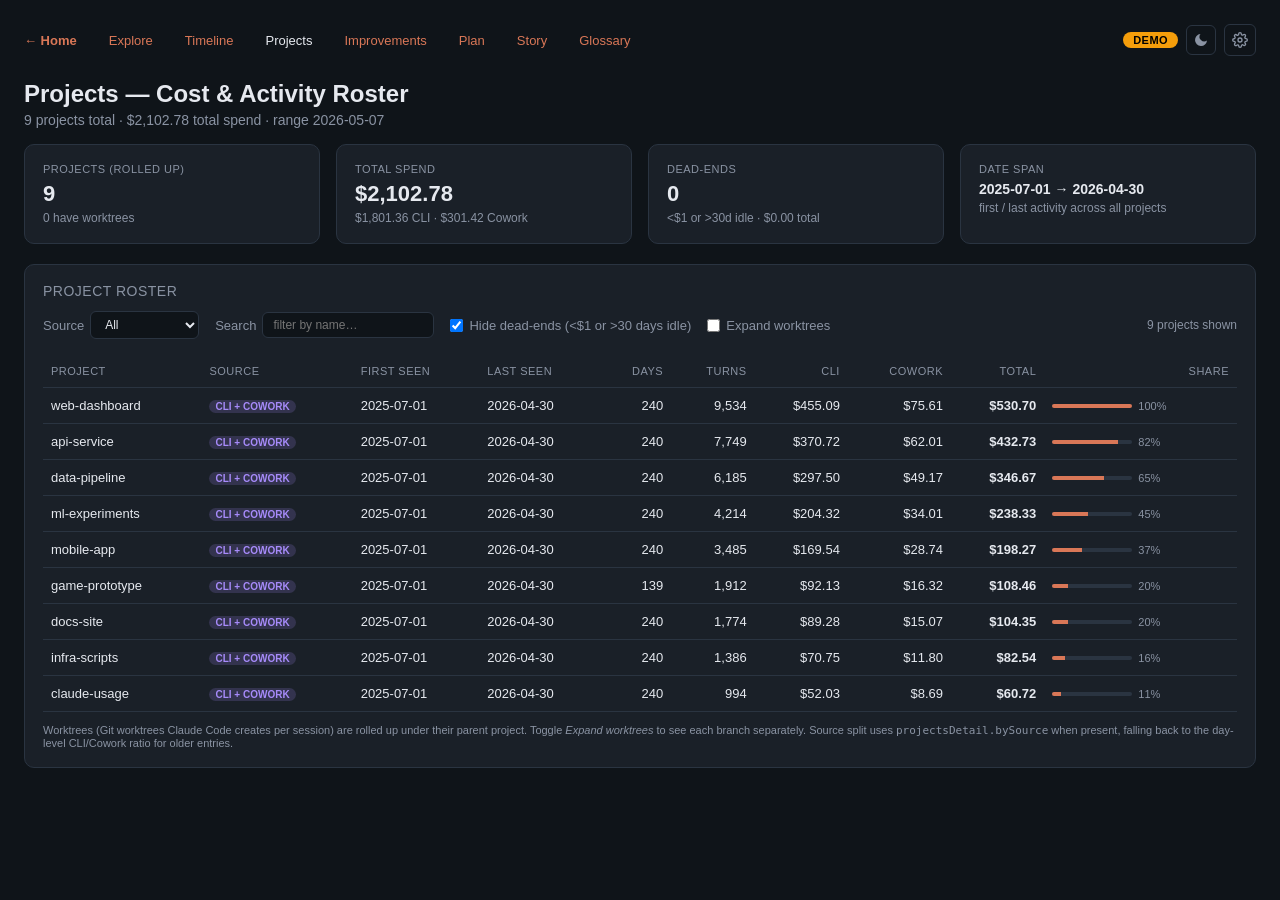
<file: projects.html>
<!DOCTYPE html>
<html lang="en">
<head>
<meta charset="UTF-8" />
  <meta http-equiv="Content-Security-Policy" content="default-src 'self'; script-src 'self' https://cdn.jsdelivr.net 'unsafe-inline'; style-src 'self' https://cdn.jsdelivr.net 'unsafe-inline'; font-src https://cdn.jsdelivr.net; img-src 'self' data:; connect-src 'self'; frame-ancestors 'none'; base-uri 'self';">
<title>Projects — Cost & Activity Roster</title>
<link rel="stylesheet" href="themes.css" />
<script src="util.js"></script>
<script src="theme.js"></script>
<script src="currency.js"></script>
<script src="tzmode.js"></script>
<script src="plan.js"></script>
<script src="settings.js"></script>
<style>
  * { box-sizing: border-box; margin: 0; padding: 0; }
  body {
    font-family: -apple-system, BlinkMacSystemFont, "Segoe UI", sans-serif;
    background: var(--bg); color: var(--text);  min-height: 100vh;
  }
  .wrap { max-width: 1340px; margin: 0 auto; padding: 24px; }
  h1 { font-size: 24px; margin-bottom: 4px; }
  .subtitle { color: var(--muted); margin-bottom: 16px; font-size: 14px; }
  .nav { margin-bottom: 24px; font-size: 13px; display: flex; align-items: center; gap: 16px; flex-wrap: wrap; }
  .nav a { color: var(--accent); text-decoration: none; margin-right: 16px; }
  .nav a:hover { text-decoration: underline; }
  .card {
    background: var(--card); border: 1px solid var(--border); border-radius: 10px;
    padding: 18px; margin-bottom: 20px;
  }
  .card h2 {
    font-size: 14px; color: var(--muted); text-transform: uppercase;
    letter-spacing: 0.5px; margin-bottom: 12px; font-weight: 500;
  }
  .grid-kpis { display: grid; grid-template-columns: repeat(auto-fit, minmax(180px, 1fr)); gap: 16px; margin-bottom: 20px; }
  .kpi .label { font-size: 11px; color: var(--muted); text-transform: uppercase; letter-spacing: 0.5px; margin-bottom: 6px; }
  .kpi .value { font-size: 22px; font-weight: 600; }
  .kpi .sub { font-size: 12px; color: var(--muted); margin-top: 4px; }

  .filters { display: flex; gap: 16px; flex-wrap: wrap; align-items: center; margin-bottom: 16px; font-size: 13px; }
  .filters select, .filters input[type="text"] {
    background: var(--bg-soft); color: var(--text); border: 1px solid var(--border);
    border-radius: 6px; padding: 5px 10px; font-family: inherit; font-size: 12px;
  }
  .filters label { display: inline-flex; align-items: center; gap: 6px; color: var(--muted); }

  table { width: 100%; border-collapse: collapse; font-size: 13px; }
  thead th {
    text-align: left; padding: 10px 8px; font-size: 11px; color: var(--muted);
    text-transform: uppercase; letter-spacing: 0.5px; font-weight: 500;
    border-bottom: 1px solid var(--border);
    cursor: pointer; user-select: none;
  }
  thead th:hover { color: var(--text); }
  thead th.num, td.num { text-align: right; font-variant-numeric: tabular-nums; }
  tbody td { padding: 10px 8px; border-bottom: 1px solid var(--border); }
  tbody tr:hover { background: var(--card-hi); }
  tbody tr.deadrow { opacity: 0.55; }
  tbody tr.wtrow td:first-child { padding-left: 32px; color: var(--muted); font-size: 12px; }
  tbody tr.parentrow td:first-child { font-weight: 600; }
  .expand-btn {
    background: transparent; border: none; color: var(--muted); cursor: pointer;
    padding: 0 6px 0 0; font-family: monospace; font-size: 11px; user-select: none;
  }
  .expand-btn:hover { color: var(--accent); }
  .pill {
    display: inline-block; padding: 1px 6px; border-radius: 8px;
    font-size: 10px; font-weight: 600; text-transform: uppercase;
  }
  .pill-cli    { background: var(--pill-cli-bg); color: var(--pill-cli-fg); }
  .pill-cowork { background: var(--pill-cowork-bg); color: var(--pill-cowork-fg); }
  .pill-both   { background: rgba(167, 139, 250, 0.18); color: var(--purple); }
  .pill-dead   { background: rgba(239, 68, 68, 0.15); color: var(--red); }
  .pill-wt     { background: rgba(96, 165, 250, 0.12); color: var(--blue); margin-left: 6px; }

  .bar-cell { display: flex; align-items: center; gap: 6px; }
  .bar { width: 80px; height: 4px; background: var(--border); border-radius: 2px; overflow: hidden; }
  .bar-fill { height: 100%; background: var(--accent); }
</style>
</head>
<body>
  <div class="wrap">
  <div class="nav">
    <a href="index.html" style="font-weight: 600;">← Home</a>
    <a href="explore.html">Explore</a>
    <a href="timeline.html">Timeline</a>
    <a href="projects.html" style="color: var(--text);">Projects</a>
    <a href="improvements.html">Improvements</a>
    <a href="plan.html">Plan</a>
    <a href="tour.html">Story</a>
    <a href="glossary.html">Glossary</a>
    <span style="margin-left:auto; display:inline-flex; gap:8px; align-items:center;">
        <span style="background:#f59e0b;color:#000;border-radius:100px;padding:2px 10px;font-size:11px;font-weight:700;letter-spacing:.04em;flex-shrink:0;">DEMO</span>
      <span id="themeToggle"></span>
      <span id="settings"></span>
    </span>
  </div>
  <script>
    ThemeToggle.mount("themeToggle");
    Settings.mount("settings");
  </script>
  <h1>Projects — Cost & Activity Roster</h1>
  <p class="subtitle" id="subtitle">Loading…</p>

  <div class="grid-kpis" id="kpis"></div>

  <div class="card">
    <h2>Project Roster</h2>
    <div class="filters">
      <label>Source
        <select id="srcFilter">
          <option value="all">All</option>
          <option value="cli">CLI only</option>
          <option value="cowork">Cowork only</option>
        </select>
      </label>
      <label>Search
        <input type="text" id="search" placeholder="filter by name…" />
      </label>
      <label><input type="checkbox" id="hideDead" checked /> Hide dead-ends (&lt;$1 or &gt;30 days idle)</label>
      <label><input type="checkbox" id="expandWt" /> Expand worktrees</label>
      <span style="margin-left:auto; color: var(--muted); font-size:12px;" id="rowcount"></span>
    </div>
    <table>
      <thead>
        <tr>
          <th data-sort="name">Project</th>
          <th data-sort="source">Source</th>
          <th data-sort="firstDate">First seen</th>
          <th data-sort="lastDate">Last seen</th>
          <th data-sort="days" class="num">Days</th>
          <th data-sort="turns" class="num">Turns</th>
          <th data-sort="cli" class="num">CLI</th>
          <th data-sort="cowork" class="num">Cowork</th>
          <th data-sort="cost" class="num">Total</th>
          <th class="num">Share</th>
        </tr>
      </thead>
      <tbody id="rows"></tbody>
    </table>
    <p style="color: var(--muted); font-size: 11px; margin-top: 12px;">
      Worktrees (Git worktrees Claude Code creates per session) are rolled up under their parent project.
      Toggle <em>Expand worktrees</em> to see each branch separately.
      Source split uses <code>projectsDetail.bySource</code> when present, falling back to the day-level
      CLI/Cowork ratio for older entries.
    </p>
  </div>

<script>
const fmtMoney = v => Currency.format(v);
const pct = (n, d) => d > 0 ? ((n / d) * 100).toFixed(1) + "%" : "0.0%";

let RAW = null;
let SORT_KEY = "cost";
let SORT_DIR = -1;  // descending

function loadInsights() {
  if (window.INSIGHTS) { onLoaded(window.INSIGHTS); return; }
  const s = document.createElement("script");
  s.src = "insights_data.js";
  s.onload  = () => window.INSIGHTS ? onLoaded(window.INSIGHTS) : fallback();
  s.onerror = fallback;
  document.head.appendChild(s);
}
function fallback() {
  fetch("insights.json").then(r => r.json()).then(onLoaded).catch(e => {
    document.getElementById("subtitle").textContent =
      "Failed to load insights data — run build_insights.py first.";
    console.error(e);
  });
}
function onLoaded(d) { RAW = d; render(); }

// Aggregate per-project stats from dailyTrend.
function aggregate() {
  const stats = new Map();
  for (const day of (RAW.dailyTrend || [])) {
    const detail = day.projectsDetail || {};
    const dayCli    = (day.bySource || {}).cli    || 0;
    const dayCowork = (day.bySource || {}).cowork || 0;
    const dayTot    = dayCli + dayCowork || 1;
    for (const [name, cost] of Object.entries(day.byProject || {})) {
      let s = stats.get(name);
      if (!s) {
        s = { name, cost: 0, cli: 0, cowork: 0, turns: 0, days: new Set(), firstDate: null, lastDate: null };
        stats.set(name, s);
      }
      s.cost += cost;
      s.days.add(day.date);
      if (s.firstDate === null || day.date < s.firstDate) s.firstDate = day.date;
      if (s.lastDate  === null || day.date > s.lastDate)  s.lastDate  = day.date;
      const pd = detail[name];
      if (pd && pd.bySource) {
        s.cli    += pd.bySource.cli    || 0;
        s.cowork += pd.bySource.cowork || 0;
      } else {
        s.cli    += cost * dayCli    / dayTot;
        s.cowork += cost * dayCowork / dayTot;
      }
      if (pd && pd.turns) s.turns += pd.turns;
    }
  }
  // Detect worktrees and group under parent.
  const WT_RE = /^(.*?) \(wt: ([^)]+)\)$/;
  const parents = new Map();   // parentName -> rolled-up stats
  const worktrees = new Map(); // parentName -> array of {branch, ...stats}
  const standalone = [];
  for (const s of stats.values()) {
    const m = WT_RE.exec(s.name);
    if (m) {
      const parentName = m[1];
      const branch = m[2];
      if (!worktrees.has(parentName)) worktrees.set(parentName, []);
      worktrees.get(parentName).push({ ...s, branch, _isWt: true });
      // Roll up into parent
      let p = parents.get(parentName);
      if (!p) {
        p = { name: parentName, cost: 0, cli: 0, cowork: 0, turns: 0, days: new Set(), firstDate: null, lastDate: null, _hasWt: true, _wtCount: 0 };
        parents.set(parentName, p);
      }
      p.cost += s.cost; p.cli += s.cli; p.cowork += s.cowork; p.turns += s.turns;
      for (const d of s.days) p.days.add(d);
      if (p.firstDate === null || s.firstDate < p.firstDate) p.firstDate = s.firstDate;
      if (p.lastDate  === null || s.lastDate  > p.lastDate)  p.lastDate  = s.lastDate;
      p._wtCount += 1;
    } else {
      standalone.push(s);
    }
  }
  // For parents that ALSO have a standalone entry (rare but possible), merge them.
  const standaloneByName = new Map(standalone.map(s => [s.name, s]));
  for (const [parentName, p] of parents) {
    const sa = standaloneByName.get(parentName);
    if (sa) {
      p.cost += sa.cost; p.cli += sa.cli; p.cowork += sa.cowork; p.turns += sa.turns;
      for (const d of sa.days) p.days.add(d);
      if (p.firstDate === null || sa.firstDate < p.firstDate) p.firstDate = sa.firstDate;
      if (p.lastDate  === null || sa.lastDate  > p.lastDate)  p.lastDate  = sa.lastDate;
      p._wtCount += 1;  // parent is itself one entry
      standaloneByName.delete(parentName);
    }
  }
  // Final ordered list: rolled-up parents + standalones-without-worktrees
  const top = [...parents.values(), ...standaloneByName.values()];
  return { top, worktrees };
}

function classifySource(s) {
  if (s.cli > 0.01 && s.cowork > 0.01) return "both";
  if (s.cli > 0.01) return "cli";
  if (s.cowork > 0.01) return "cowork";
  return "none";
}

function isDeadEnd(s, refDate) {
  if (s.cost < 1) return true;
  if (!s.lastDate) return false;
  const last = new Date(s.lastDate + "T00:00:00Z");
  const cutoff = new Date(refDate);
  cutoff.setUTCDate(cutoff.getUTCDate() - 30);
  return last < cutoff;
}

function row(s, opts) {
  const src = classifySource(s);
  const srcPill = src === "both" ? '<span class="pill pill-both">CLI + Cowork</span>'
              : src === "cli"  ? '<span class="pill pill-cli">CLI</span>'
              : src === "cowork" ? '<span class="pill pill-cowork">Cowork</span>'
              : '<span class="pill" style="background:var(--border); color:var(--muted);">—</span>';
  const sharePct = opts.maxCost > 0 ? (s.cost / opts.maxCost) : 0;
  const dead = opts.dead ? ' deadrow' : '';
  const cls = (opts.isWt ? 'wtrow' : (s._hasWt ? 'parentrow' : '')) + dead;
  const wtIndicator = s._hasWt && !opts.isWt
    ? `<span class="pill pill-wt">+${s._wtCount} wt</span>` : '';
  const expand = s._hasWt && !opts.isWt
    ? `<button class="expand-btn" data-expand="${U.escAttr(s.name)}" aria-label="Expand worktrees">${opts.expanded ? '▾' : '▸'}</button>` : '';
  const display = opts.isWt ? `wt: ${U.esc(s.branch)}` : U.esc(s.name);
  return `
    <tr class="${cls}">
      <td>${expand}${display}${wtIndicator}${opts.dead ? ' <span class="pill pill-dead">dead</span>' : ''}</td>
      <td>${srcPill}</td>
      <td>${U.esc(s.firstDate || "—")}</td>
      <td>${U.esc(s.lastDate  || "—")}</td>
      <td class="num">${(s.days instanceof Set) ? s.days.size : (Array.isArray(s.days) ? s.days.length : 0)}</td>
      <td class="num">${(s.turns || 0).toLocaleString()}</td>
      <td class="num">${fmtMoney(s.cli)}</td>
      <td class="num">${fmtMoney(s.cowork)}</td>
      <td class="num"><strong>${fmtMoney(s.cost)}</strong></td>
      <td class="num">
        <div class="bar-cell">
          <div class="bar"><div class="bar-fill" style="width:${(sharePct*100).toFixed(0)}%"></div></div>
          <span style="color:var(--muted); font-size:11px;">${(sharePct*100).toFixed(0)}%</span>
        </div>
      </td>
    </tr>
  `;
}

function render() {
  if (!RAW) return;
  const { top, worktrees } = aggregate();
  const refDate = (RAW.generatedAt || "").slice(0, 10) || new Date().toISOString().slice(0, 10);
  const srcMode = document.getElementById("srcFilter").value;
  const hideDead = document.getElementById("hideDead").checked;
  const expandAll = document.getElementById("expandWt").checked;
  const search = (document.getElementById("search").value || "").toLowerCase().trim();

  // Filter
  let rows = top.filter(s => {
    if (search && !s.name.toLowerCase().includes(search)) return false;
    if (srcMode === "cli"    && !(s.cli > 0.01))    return false;
    if (srcMode === "cowork" && !(s.cowork > 0.01)) return false;
    if (hideDead && isDeadEnd(s, refDate)) return false;
    return true;
  });

  // Sort
  rows.sort((a, b) => {
    let av = a[SORT_KEY], bv = b[SORT_KEY];
    if (SORT_KEY === "days") { av = a.days.size; bv = b.days.size; }
    if (SORT_KEY === "source") { av = classifySource(a); bv = classifySource(b); }
    if (av === null || av === undefined) av = "";
    if (bv === null || bv === undefined) bv = "";
    if (typeof av === "string") return SORT_DIR * av.localeCompare(bv);
    return SORT_DIR * (av - bv);
  });

  const maxCost = rows.reduce((m, s) => Math.max(m, s.cost), 0);

  // KPIs
  const total   = top.reduce((s, x) => s + x.cost, 0);
  const totalCli= top.reduce((s, x) => s + x.cli,    0);
  const totalCw = top.reduce((s, x) => s + x.cowork, 0);
  const allDead = top.filter(s => isDeadEnd(s, refDate));
  const wtCount = top.filter(s => s._hasWt).length;
  document.getElementById("kpis").innerHTML = `
    <div class="card kpi" style="margin:0;"><div class="label">Projects (rolled up)</div>
      <div class="value">${top.length}</div>
      <div class="sub">${wtCount} have worktrees</div></div>
    <div class="card kpi" style="margin:0;"><div class="label">Total spend</div>
      <div class="value">${fmtMoney(total)}</div>
      <div class="sub">${fmtMoney(totalCli)} CLI · ${fmtMoney(totalCw)} Cowork</div></div>
    <div class="card kpi" style="margin:0;"><div class="label">Dead-ends</div>
      <div class="value">${allDead.length}</div>
      <div class="sub">&lt;$1 or &gt;30d idle · ${fmtMoney(allDead.reduce((s,x)=>s+x.cost,0))} total</div></div>
    <div class="card kpi" style="margin:0;"><div class="label">Date span</div>
      <div class="value" style="font-size: 14px;">${top.length ? top.reduce((m,s)=> s.firstDate < m ? s.firstDate : m, "9999") : "—"} → ${top.length ? top.reduce((m,s)=> s.lastDate > m ? s.lastDate : m, "0000") : "—"}</div>
      <div class="sub">first / last activity across all projects</div></div>
  `;

  // Render rows (with optional expanded worktree subrows)
  const expandedSet = window.__EXPANDED__ || new Set();
  if (expandAll) for (const k of worktrees.keys()) expandedSet.add(k);
  let html = "";
  for (const s of rows) {
    const expanded = expandedSet.has(s.name);
    html += row(s, { maxCost, dead: isDeadEnd(s, refDate), expanded });
    if (s._hasWt && expanded) {
      const kids = (worktrees.get(s.name) || []).slice().sort((a, b) => b.cost - a.cost);
      for (const k of kids) {
        html += row(k, { maxCost, isWt: true, dead: isDeadEnd(k, refDate) });
      }
    }
  }
  document.getElementById("rows").innerHTML = html || `<tr><td colspan="10" style="color:var(--muted); padding:24px; text-align:center;">No projects match the filters.</td></tr>`;
  document.getElementById("rowcount").textContent = `${rows.length} project${rows.length === 1 ? '' : 's'} shown`;
  document.getElementById("subtitle").textContent =
    `${top.length} projects total · ${fmtMoney(total)} total spend · range ${refDate}`;

  // Expand button handlers
  document.querySelectorAll("[data-expand]").forEach(btn => {
    btn.addEventListener("click", () => {
      const name = btn.dataset.expand;
      if (!window.__EXPANDED__) window.__EXPANDED__ = new Set();
      if (window.__EXPANDED__.has(name)) window.__EXPANDED__.delete(name);
      else window.__EXPANDED__.add(name);
      render();
    });
  });
}

// Wire controls
document.getElementById("srcFilter").addEventListener("change", render);
document.getElementById("hideDead").addEventListener("change", render);
document.getElementById("expandWt").addEventListener("change", () => {
  if (!document.getElementById("expandWt").checked) window.__EXPANDED__ = new Set();
  render();
});
document.getElementById("search").addEventListener("input", render);
document.querySelectorAll("thead th[data-sort]").forEach(th => {
  th.addEventListener("click", () => {
    const k = th.dataset.sort;
    if (SORT_KEY === k) SORT_DIR = -SORT_DIR;
    else { SORT_KEY = k; SORT_DIR = (k === "name" || k === "firstDate" || k === "lastDate" || k === "source") ? 1 : -1; }
    render();
  });
});
document.addEventListener("currencychange", render);
document.addEventListener("themechange",    render);
document.addEventListener("tzchange",       render);

loadInsights();
</script>
  </div>
</body>
</html>
</file>
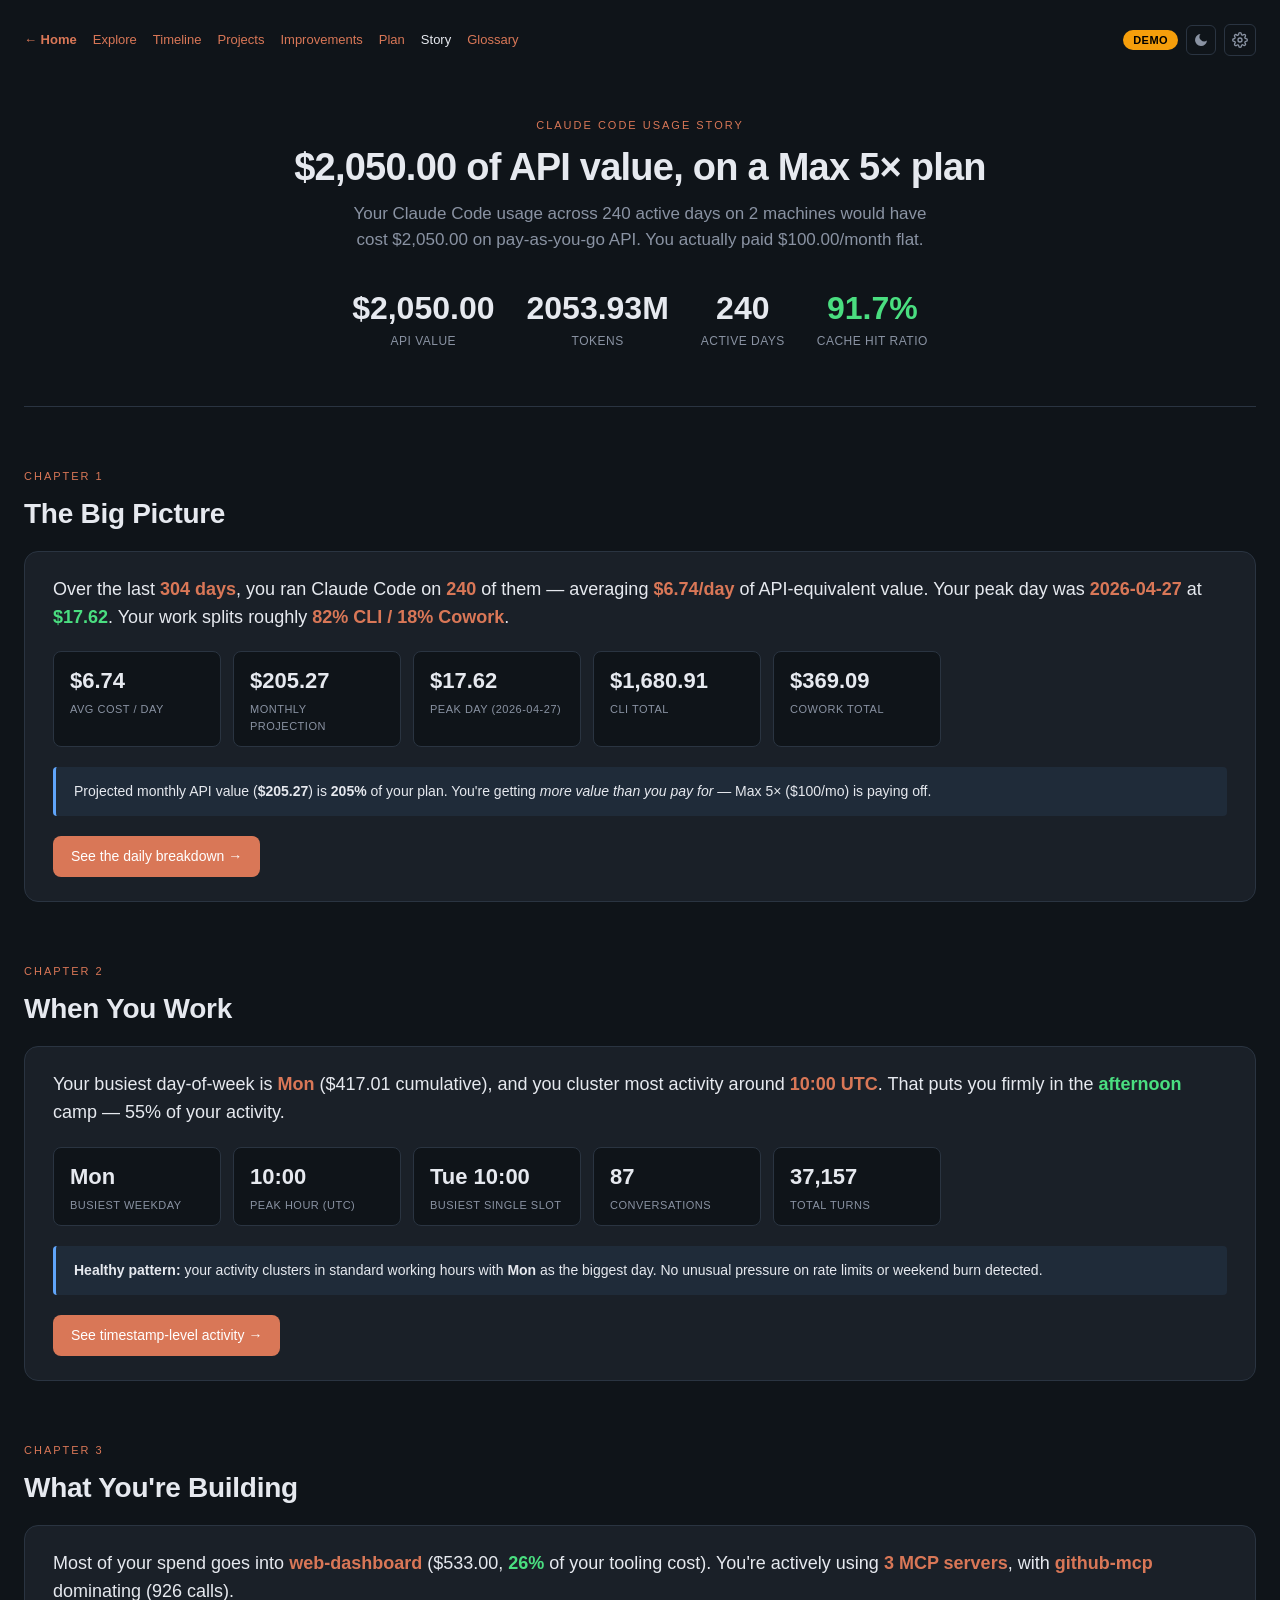
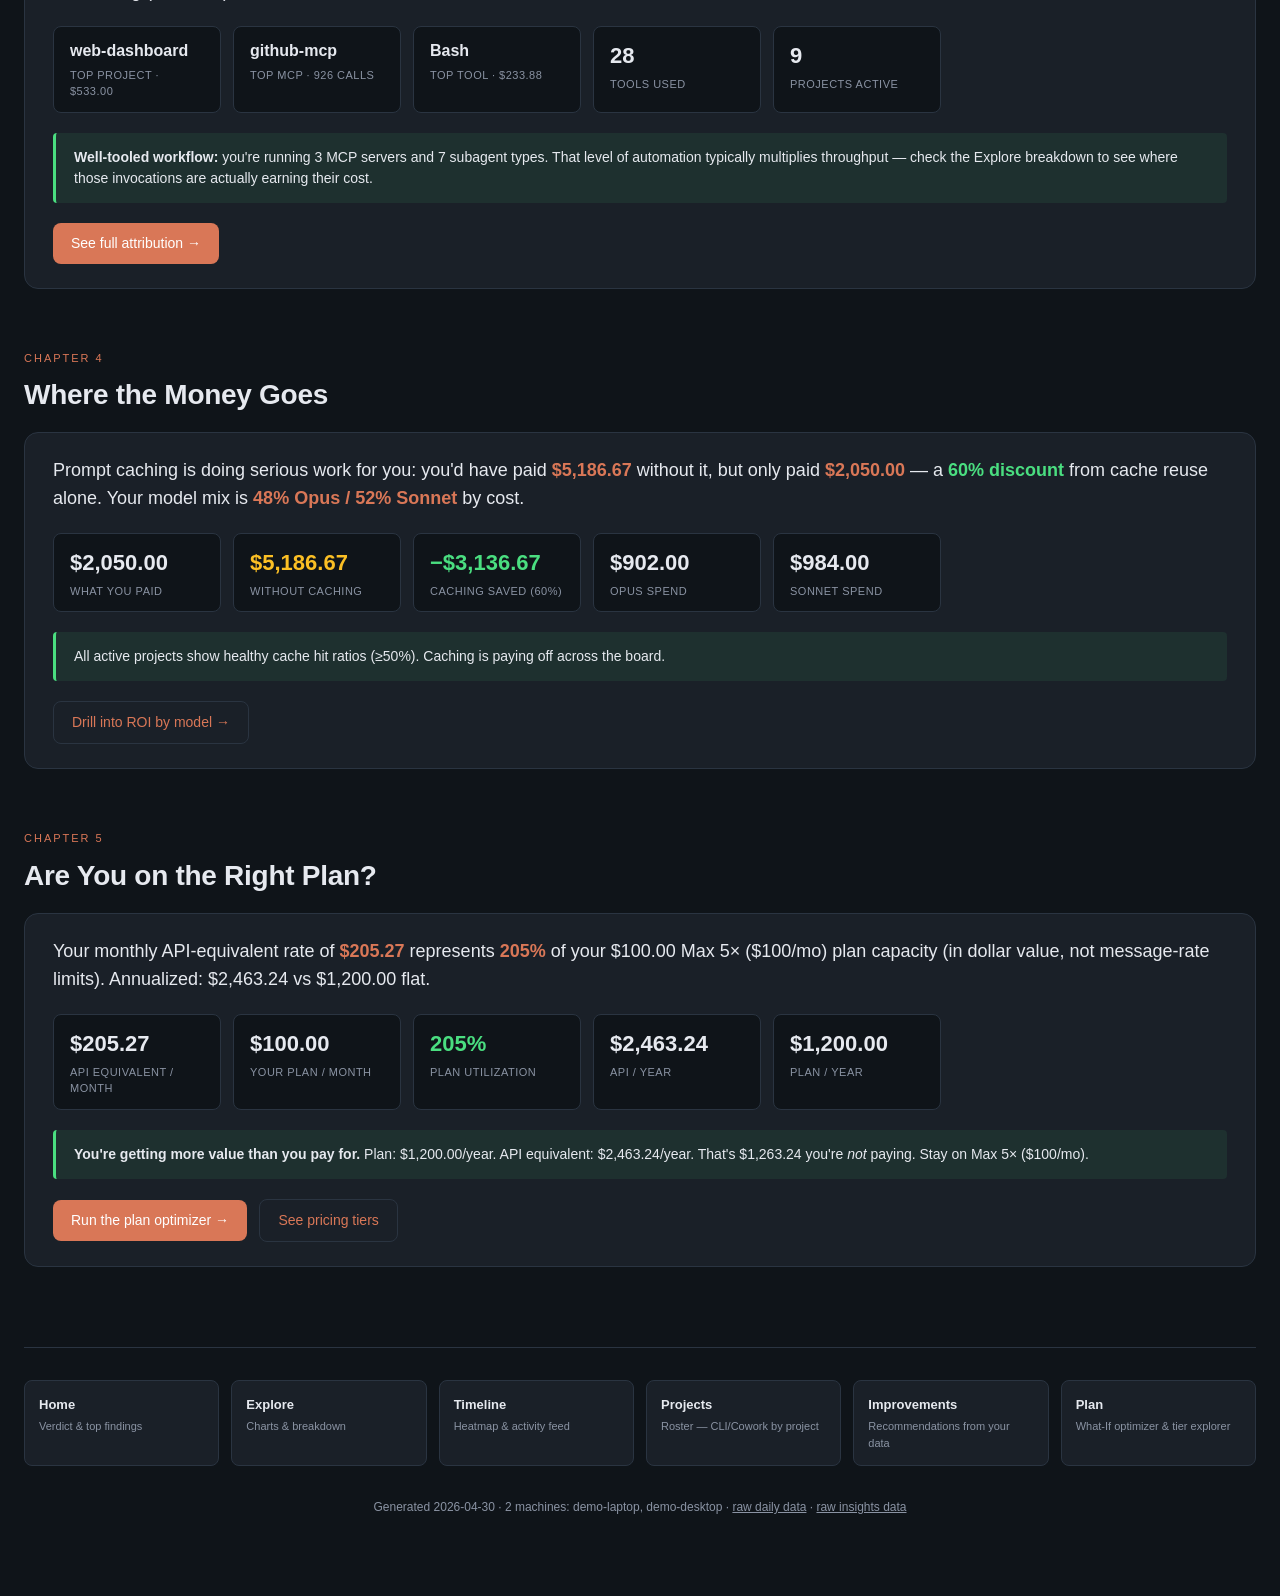
<file: tour.html>
<!DOCTYPE html>
<html lang="en">
<head>
<meta charset="UTF-8" />
  <meta http-equiv="Content-Security-Policy" content="default-src 'self'; script-src 'self' https://cdn.jsdelivr.net 'unsafe-inline'; style-src 'self' https://cdn.jsdelivr.net 'unsafe-inline'; font-src https://cdn.jsdelivr.net; img-src 'self' data:; connect-src 'self'; frame-ancestors 'none'; base-uri 'self';">
<title>Your Story — Claude Usage</title>
<link rel="stylesheet" href="themes.css" />
<script src="util.js"></script>
<script src="theme.js"></script>
<script src="currency.js"></script>
<script src="tzmode.js"></script>
<script src="plan.js"></script>
<script src="settings.js"></script>
<style>
  /* Theme tokens come from themes.css; only add layout/utility styles below */
  * { box-sizing: border-box; margin: 0; padding: 0; }
  body {
    font-family: -apple-system, BlinkMacSystemFont, "Segoe UI", sans-serif;
    background: var(--bg); color: var(--text);
    line-height: 1.5;
  }
  .wrap { max-width: 1340px; margin: 0 auto; padding: 24px 24px 80px; }

  /* Top nav */
  .nav { margin-bottom: 24px; font-size: 13px; display: flex; align-items: center; gap: 16px; flex-wrap: wrap; }
  .nav a { color: var(--accent); text-decoration: none; }
  .nav a:hover { text-decoration: underline; }

  /* Hero */
  .hero { text-align: center; padding: 32px 0 56px; border-bottom: 1px solid var(--border); margin-bottom: 56px; }
  .hero .eyebrow {
    display: inline-block; font-size: 11px; color: var(--accent);
    text-transform: uppercase; letter-spacing: 2px; margin-bottom: 12px;
  }
  .hero h1 {
    font-size: 38px; font-weight: 700; margin-bottom: 12px; letter-spacing: -0.02em;
    line-height: 1.15; white-space: nowrap; overflow: hidden; text-overflow: ellipsis;
  }
  @media (max-width: 900px) {
    .hero h1 { font-size: 28px; white-space: normal; }
  }
  .hero .lead { font-size: 17px; color: var(--muted); max-width: 580px; margin: 0 auto 32px; }
  .hero .stat-row { display: flex; gap: 32px; justify-content: center; flex-wrap: wrap; margin-top: 24px; }
  .hero .stat .num { font-size: 32px; font-weight: 700; color: var(--text); }
  .hero .stat .lbl { font-size: 12px; color: var(--muted); text-transform: uppercase; letter-spacing: 0.5px; }

  /* Chapters */
  .chapter { margin-bottom: 56px; }
  .chapter .num {
    display: inline-block; font-size: 11px; color: var(--accent);
    text-transform: uppercase; letter-spacing: 2px; margin-bottom: 8px;
  }
  .chapter h2 { font-size: 28px; margin-bottom: 16px; letter-spacing: -0.01em; }
  .chapter .body {
    background: var(--card); border: 1px solid var(--border); border-radius: 14px;
    margin-top: 8px; padding: 24px 28px;
  }
  .chapter .insight {
    font-size: 18px; line-height: 1.55; margin-bottom: 20px;
  }
  .chapter .insight strong { color: var(--accent); }
  .chapter .insight em { font-style: normal; color: var(--green); font-weight: 600; }

  .stat-grid {
    display: grid; grid-template-columns: repeat(auto-fill, minmax(140px, 168px));
    gap: 12px; margin: 20px 0; justify-content: start;
  }
  .stat-grid .item {
    background: var(--bg); border-radius: 8px; padding: 12px 16px;
    border: 1px solid var(--border);
  }
  .stat-grid .item .v { font-size: 22px; font-weight: 600; }
  .stat-grid .item .l { font-size: 11px; color: var(--muted); text-transform: uppercase; letter-spacing: 0.5px; margin-top: 4px; }

  .cta {
    display: inline-flex; align-items: center; gap: 8px;
    background: var(--accent); color: white;
    padding: 10px 18px; border-radius: 8px;
    text-decoration: none; font-size: 14px; font-weight: 500;
    transition: transform 0.15s, opacity 0.15s;
    margin-top: 4px;
  }
  .cta:hover { transform: translateX(2px); opacity: 0.95; }
  .cta-secondary {
    background: transparent; color: var(--accent);
    border: 1px solid var(--border);
  }

  .verdict {
    background: rgba(74, 222, 128, 0.08); border-left: 3px solid var(--green);
    padding: 14px 18px; border-radius: 4px; margin-top: 16px;
    font-size: 14px;
  }
  .verdict.warn { background: rgba(251, 191, 36, 0.08); border-left-color: var(--amber); }
  .verdict.info { background: rgba(96, 165, 250, 0.08); border-left-color: var(--blue); }

  /* Footer nav */
  .footer-nav {
    margin-top: 80px; padding-top: 32px; border-top: 1px solid var(--border);
    display: grid; grid-template-columns: repeat(auto-fit, minmax(160px, 1fr));
    gap: 12px;
  }
  .footer-nav a {
    display: block; padding: 14px;
    background: var(--card); border: 1px solid var(--border); border-radius: 8px;
    color: var(--text); text-decoration: none; font-size: 13px;
  }
  .footer-nav a:hover { border-color: var(--accent); }
  .footer-nav a .name { font-weight: 600; }
  .footer-nav a .desc { color: var(--muted); font-size: 11px; margin-top: 4px; }

  .meta {
    text-align: center; color: var(--muted); font-size: 12px; margin-top: 32px;
  }

  @media (max-width: 600px) {
    .hero h1 { font-size: 30px; }
    .chapter h2 { font-size: 22px; }
  }
</style>
</head>
<body>
  <div class="wrap">
    <div class="nav">
      <a href="index.html" style="font-weight: 600;">← Home</a>
      <a href="explore.html">Explore</a>
      <a href="timeline.html">Timeline</a>
      <a href="projects.html">Projects</a>
      <a href="improvements.html">Improvements</a>
      <a href="plan.html">Plan</a>
      <a href="tour.html" style="color: var(--text);">Story</a>
      <a href="glossary.html">Glossary</a>
      <span style="margin-left:auto; display:inline-flex; gap:8px; align-items:center;">
        <span style="background:#f59e0b;color:#000;border-radius:100px;padding:2px 10px;font-size:11px;font-weight:700;letter-spacing:.04em;flex-shrink:0;">DEMO</span>
        <span id="themeToggle"></span>
        <span id="settings"></span>
      </span>
    </div>
    <script>
      ThemeToggle.mount("themeToggle");
      Settings.mount("settings");
    </script>

    <div class="hero">
      <div class="eyebrow">Claude Code Usage Story</div>
      <h1 id="heroHeadline">Loading your story…</h1>
      <p class="lead" id="heroLead"></p>
      <div class="stat-row" id="heroStats"></div>
    </div>

    <!-- CHAPTER 1: The Big Picture -->
    <div class="chapter">
      <div class="num">Chapter 1</div>
      <h2>The Big Picture</h2>
      <div class="body">
        <p class="insight" id="ch1Insight"></p>
        <div class="stat-grid" id="ch1Stats"></div>
        <div class="verdict info" id="ch1Verdict"></div>
        <p style="margin-top: 16px;"><a href="explore.html#charts" class="cta">See the daily breakdown →</a></p>
      </div>
    </div>

    <!-- CHAPTER 2: When You Work -->
    <div class="chapter">
      <div class="num">Chapter 2</div>
      <h2>When You Work</h2>
      <div class="body">
        <p class="insight" id="ch2Insight"></p>
        <div class="stat-grid" id="ch2Stats"></div>
        <div class="verdict info" id="ch2Verdict"></div>
        <p style="margin-top: 16px;"><a href="timeline.html" class="cta">See timestamp-level activity →</a></p>
      </div>
    </div>

    <!-- CHAPTER 3: What You're Building -->
    <div class="chapter">
      <div class="num">Chapter 3</div>
      <h2>What You're Building</h2>
      <div class="body">
        <p class="insight" id="ch3Insight"></p>
        <div class="stat-grid" id="ch3Stats"></div>
        <div class="verdict info" id="ch3Verdict"></div>
        <p style="margin-top: 16px;"><a href="explore.html#breakdown" class="cta">See full attribution →</a></p>
      </div>
    </div>

    <!-- CHAPTER 4: Where the Money Goes -->
    <div class="chapter">
      <div class="num">Chapter 4</div>
      <h2>Where the Money Goes</h2>
      <div class="body">
        <p class="insight" id="ch4Insight"></p>
        <div class="stat-grid" id="ch4Stats"></div>
        <div class="verdict" id="ch4Verdict"></div>
        <p style="margin-top: 16px;"><a href="explore.html#breakdown" class="cta-secondary cta">Drill into ROI by model →</a></p>
      </div>
    </div>

    <!-- CHAPTER 5: Are You on the Right Plan? -->
    <div class="chapter">
      <div class="num">Chapter 5</div>
      <h2>Are You on the Right Plan?</h2>
      <div class="body">
        <p class="insight" id="ch5Insight"></p>
        <div class="stat-grid" id="ch5Stats"></div>
        <div class="verdict" id="ch5Verdict"></div>
        <p style="margin-top: 16px;">
          <a href="whatif.html" class="cta">Run the plan optimizer →</a>
          <a href="pricing.html" class="cta cta-secondary" style="margin-left: 8px;">See pricing tiers</a>
        </p>
      </div>
    </div>

    <div class="footer-nav">
      <a href="index.html"><div class="name">Home</div><div class="desc">Verdict &amp; top findings</div></a>
      <a href="explore.html"><div class="name">Explore</div><div class="desc">Charts &amp; breakdown</div></a>
      <a href="timeline.html"><div class="name">Timeline</div><div class="desc">Heatmap &amp; activity feed</div></a>
      <a href="projects.html"><div class="name">Projects</div><div class="desc">Roster — CLI/Cowork by project</div></a>
      <a href="improvements.html"><div class="name">Improvements</div><div class="desc">Recommendations from your data</div></a>
      <a href="plan.html"><div class="name">Plan</div><div class="desc">What-If optimizer &amp; tier explorer</div></a>
    </div>

    <p class="meta" id="metaLine"></p>
  </div>

<!--
  usage_data.js (~10KB) is small enough to load sync.
  insights_data.js can be 500KB+ on heavy users — load it async after the
  shell has rendered, then call render() once it arrives. machines/manifest
  is also small but load async for consistency.
-->
<script src="usage_data.js" onerror="this.remove()"></script>
<script>
  (function loadAsync(src) {
    const s = document.createElement("script");
    s.src = src; s.async = true;
    s.onload  = () => document.dispatchEvent(new CustomEvent("storydatachange"));
    s.onerror = () => s.remove();
    document.head.appendChild(s);
  })("insights_data.js");
  (function loadManifest() {
    const s = document.createElement("script");
    s.src = "machines/manifest.js"; s.async = true;
    s.onload  = () => document.dispatchEvent(new CustomEvent("storydatachange"));
    s.onerror = () => s.remove();
    document.head.appendChild(s);
  })();
</script>
<script>
const fmtMoney = v => Currency.format(v);
const fmtTok   = n => n >= 1e6 ? (n/1e6).toFixed(2) + "M" : n >= 1e3 ? (n/1e3).toFixed(1) + "K" : (n||0).toString();
// Plan now comes from the user's selection in Settings (defaults to Max 5×).
function currentPlan() {
  const p = Plan.current();
  return { key: p.key, name: p.name, monthly: p.monthly, kind: p.kind };
}

function pct(v) { return v.toFixed(0) + "%"; }

// ──────────────────────────────────────────────────────────────────────────
const WEEKDAYS = ["Mon","Tue","Wed","Thu","Fri","Sat","Sun"];

function parseHourlyTrend(hourlyTrend) {
  const weekdayTotals = Array(7).fill(0);
  const hourTotals    = Array(24).fill(0);
  let peakCost = 0, peakWd = 1, peakHr = 10;
  (hourlyTrend || []).forEach(entry => {
    const parts = (entry.hour || "").split("T");
    if (parts.length < 2) return;
    const dt = new Date(parts[0] + "T00:00:00Z");
    const wd = (dt.getUTCDay() + 6) % 7;   // 0 = Mon … 6 = Sun
    const hr = parseInt(parts[1], 10);
    if (isNaN(wd) || isNaN(hr)) return;
    weekdayTotals[wd] += entry.cost;
    hourTotals[hr]    += entry.cost;
    if (entry.cost > peakCost) { peakCost = entry.cost; peakWd = wd; peakHr = hr; }
  });
  return { weekdayTotals, hourTotals, peakWd, peakHr };
}

// ──────────────────────────────────────────────────────────────────────────
function render() {
  const u = window.USAGE_DATA;
  const i = window.INSIGHTS;
  const m = window.MACHINES_MANIFEST;

  if (!u || !i) {
    document.getElementById("heroHeadline").textContent = "Run update_usage.sh to populate your story";
    document.getElementById("heroLead").textContent = "Once you've got data, this page will narrate it for you.";
    return;
  }

  const totals = u.totals || {};
  const hist = u.daily || [];
  const span = hist.length > 0
    ? Math.max(1, (new Date(hist[hist.length - 1].date) - new Date(hist[0].date)) / 86400000 + 1)
    : 1;
  const avgPerDay = (totals.totalCost || 0) / span;
  const monthlyProjection = avgPerDay * 30.44;
  const PLAN = currentPlan();
  const isFlat = PLAN.kind === "subscription" && PLAN.monthly;
  const planUtilization = isFlat ? monthlyProjection / PLAN.monthly * 100 : null;

  // ─── HERO ─────────────────────────────────────────────────
  document.getElementById("heroHeadline").textContent =
    isFlat
      ? `${fmtMoney(totals.totalCost)} of API value, on a ${PLAN.name.replace(/\s*\([^)]*\)\s*$/, '')} plan`
      : `${fmtMoney(totals.totalCost)} of API value (pay-as-you-go)`;
  const leadParts = [
    `Your Claude Code usage across ${hist.length} active days`,
    m && m.machineCount > 1 ? `on ${m.machineCount} machines` : null,
    `would have cost ${fmtMoney(totals.totalCost)} on pay-as-you-go API.`,
    isFlat ? `You actually paid ${fmtMoney(PLAN.monthly)}/month flat.` : null,
  ].filter(Boolean);
  document.getElementById("heroLead").textContent = leadParts.join(" ");
  const hitRatio = totals.cacheHitRatio ? totals.cacheHitRatio * 100 : 0;
  document.getElementById("heroStats").innerHTML = `
    <div class="stat"><div class="num">${fmtMoney(totals.totalCost)}</div><div class="lbl">API value</div></div>
    <div class="stat"><div class="num">${fmtTok(totals.totalTokens)}</div><div class="lbl">Tokens</div></div>
    <div class="stat"><div class="num">${hist.length}</div><div class="lbl">Active days</div></div>
    <div class="stat"><div class="num" style="color: var(--green);">${hitRatio.toFixed(1)}%</div><div class="lbl">Cache hit ratio</div></div>
  `;

  // ─── CHAPTER 1: The Big Picture ───────────────────────────
  const peakDay = hist.reduce((m, d) => ((d.totalCost || 0) > (m?.totalCost || 0) ? d : m), null);
  const cliCost = hist.reduce((s, d) => s + (d.cliCost || 0), 0);
  const coworkCost = hist.reduce((s, d) => s + (d.coworkCost || 0), 0);
  const cliPct = totals.totalCost > 0 ? cliCost / totals.totalCost * 100 : 0;

  document.getElementById("ch1Insight").innerHTML =
    `Over the last <strong>${span} days</strong>, you ran Claude Code on <strong>${hist.length}</strong> of them — ` +
    `averaging <strong>${fmtMoney(avgPerDay)}/day</strong> of API-equivalent value. ` +
    `Your peak day was <strong>${peakDay?.date || "—"}</strong> at <em>${fmtMoney(peakDay?.totalCost)}</em>. ` +
    `Your work splits roughly <strong>${cliPct.toFixed(0)}% CLI / ${(100-cliPct).toFixed(0)}% Cowork</strong>.`;

  document.getElementById("ch1Stats").innerHTML = `
    <div class="item"><div class="v">${fmtMoney(avgPerDay)}</div><div class="l">Avg cost / day</div></div>
    <div class="item"><div class="v">${fmtMoney(monthlyProjection)}</div><div class="l">Monthly projection</div></div>
    <div class="item"><div class="v">${fmtMoney(peakDay?.totalCost || 0)}</div><div class="l">Peak day (${peakDay?.date || "—"})</div></div>
    <div class="item"><div class="v">${fmtMoney(cliCost)}</div><div class="l">CLI total</div></div>
    <div class="item"><div class="v">${fmtMoney(coworkCost)}</div><div class="l">Cowork total</div></div>
  `;

  let utilizationVerdict;
  if (!isFlat) {
    utilizationVerdict =
      `On <strong>${PLAN.name}</strong> you're billed by usage, so projected monthly is just ` +
      `<strong>${fmtMoney(monthlyProjection)}</strong>. No plan headroom to compare against.`;
  } else if (planUtilization < 60) {
    utilizationVerdict =
      `Projected monthly API value (<strong>${fmtMoney(monthlyProjection)}</strong>) is <strong>${pct(planUtilization)}</strong> of your ${fmtMoney(PLAN.monthly)}/month ${PLAN.name} plan. ` +
      `You have considerable headroom.`;
  } else if (planUtilization < 100) {
    utilizationVerdict =
      `Projected monthly API value (<strong>${fmtMoney(monthlyProjection)}</strong>) is <strong>${pct(planUtilization)}</strong> of your plan. ` +
      `Comfortable fit — you're getting good value.`;
  } else {
    utilizationVerdict =
      `Projected monthly API value (<strong>${fmtMoney(monthlyProjection)}</strong>) is <strong>${pct(planUtilization)}</strong> of your plan. ` +
      `You're getting <em>more value than you pay for</em> — ${PLAN.name} is paying off.`;
  }
  document.getElementById("ch1Verdict").innerHTML = utilizationVerdict;

  // ─── CHAPTER 2: When You Work ─────────────────────────────
  const { weekdayTotals, hourTotals, peakWd, peakHr } = parseHourlyTrend(i.hourlyTrend);
  const topWeekday = weekdayTotals.indexOf(Math.max(...weekdayTotals));
  const peakHour   = hourTotals.indexOf(Math.max(...hourTotals));
  const buckets    = { morning: 0, afternoon: 0, evening: 0, night: 0 };
  hourTotals.forEach((c, h) => {
    if      (h >= 5  && h < 12) buckets.morning   += c;
    else if (h >= 12 && h < 18) buckets.afternoon += c;
    else if (h >= 18 && h < 22) buckets.evening   += c;
    else                         buckets.night     += c;
  });
  const topBucket    = Object.entries(buckets).sort((a, b) => b[1] - a[1])[0];
  const hourTotal    = hourTotals.reduce((s, c) => s + c, 0);

  document.getElementById("ch2Insight").innerHTML =
    `Your busiest day-of-week is <strong>${WEEKDAYS[topWeekday]}</strong> ` +
    `(${fmtMoney(weekdayTotals[topWeekday])} cumulative), and you cluster most activity around ` +
    `<strong>${Tz.formatHourOfDay(peakHour)} ${Tz.label()}</strong>. ` +
    `That puts you firmly in the <em>${topBucket[0]}</em> camp — ${pct(topBucket[1] / Math.max(0.001, hourTotal) * 100)} of your activity.`;

  const totalTurns = (i.totals && i.totals.turns) || 0;
  const convCount  = (i.conversations || []).length;
  document.getElementById("ch2Stats").innerHTML = `
    <div class="item"><div class="v">${WEEKDAYS[topWeekday]}</div><div class="l">Busiest weekday</div></div>
    <div class="item"><div class="v">${Tz.formatHourOfDay(peakHour)}</div><div class="l">Peak hour (${Tz.label()})</div></div>
    <div class="item"><div class="v">${WEEKDAYS[peakWd]} ${Tz.formatHourOfDay(peakHr)}</div><div class="l">Busiest single slot</div></div>
    <div class="item"><div class="v">${convCount}</div><div class="l">Conversations</div></div>
    <div class="item"><div class="v">${totalTurns.toLocaleString()}</div><div class="l">Total turns</div></div>
  `;

  const isWeekend = peakWd >= 5;
  const isLateNight = peakHr >= 22 || peakHr < 5;
  const isEarlyMorning = peakHr >= 5 && peakHr < 7;
  const ch2V = document.getElementById("ch2Verdict");
  if (isWeekend) {
    ch2V.className = "verdict warn";
    ch2V.innerHTML = `<strong>Weekend-heavy pattern:</strong> your busiest slot lands on a ${WEEKDAYS[peakWd]}. That's fine if intentional, but if you're working weekends by necessity rather than choice, the plan optimizer may reveal cheaper ways to stay within rate limits on weekdays.`;
  } else if (isLateNight) {
    ch2V.className = "verdict warn";
    ch2V.innerHTML = `<strong>Late-night peak at ${Tz.formatHourOfDay(peakHr)}:</strong> heavy late-night usage can push against per-minute rate limits. Consider spreading large tasks across a queue rather than batching them in a single late session.`;
  } else if (isEarlyMorning) {
    ch2V.className = "verdict info";
    ch2V.innerHTML = `<strong>Early-morning starter:</strong> your peak at ${Tz.formatHourOfDay(peakHr)} means you're hitting Claude before the daily rate-limit crowd. Good for throughput — cache reuse also tends to be higher in longer morning sessions.`;
  } else {
    ch2V.className = "verdict info";
    ch2V.innerHTML = `<strong>Healthy pattern:</strong> your activity clusters in standard working hours with <strong>${WEEKDAYS[topWeekday]}</strong> as the biggest day. No unusual pressure on rate limits or weekend burn detected.`;
  }

  // ─── CHAPTER 3: What You're Building ──────────────────────
  const projects = (i.byProject || []).slice(0, 3);
  const topProject = projects[0];
  const topMCP = (i.byMCPServer || [])[0];
  const topTool = (i.byTool || [])[0];

  document.getElementById("ch3Insight").innerHTML = topProject
    ? `Most of your spend goes into <strong>${U.esc(topProject.name)}</strong> ` +
      `(${fmtMoney(topProject.cost)}, <em>${pct(topProject.cost / (i.totals.cost || 1) * 100)}</em> of your tooling cost). ` +
      `You're actively using <strong>${(i.byMCPServer || []).length} MCP server${(i.byMCPServer||[]).length===1?'':'s'}</strong>, ` +
      `with <strong>${U.esc(topMCP?.server || '—')}</strong> dominating ${topMCP ? '(' + topMCP.invocations + ' calls)' : ''}.`
    : "No project data available yet.";

  const topToolName = topTool?.name?.length > 22 ? topTool.name.slice(0,19)+'…' : (topTool?.name || '—');
  document.getElementById("ch3Stats").innerHTML = `
    <div class="item"><div class="v" style="font-size: 16px;">${U.esc(topProject?.name || "—")}</div><div class="l">Top project · ${fmtMoney(topProject?.cost || 0)}</div></div>
    <div class="item"><div class="v" style="font-size: 16px;">${U.esc(topMCP?.server || "—")}</div><div class="l">Top MCP · ${topMCP?.invocations || 0} calls</div></div>
    <div class="item"><div class="v" style="font-size: 16px;">${U.esc(topToolName)}</div><div class="l">Top tool · ${fmtMoney(topTool?.approxCost || 0)}</div></div>
    <div class="item"><div class="v">${(i.byTool || []).length}</div><div class="l">Tools used</div></div>
    <div class="item"><div class="v">${(i.byProject || []).length}</div><div class="l">Projects active</div></div>
  `;

  const ch3V = document.getElementById("ch3Verdict");
  const topProjectShare = topProject && i.totals.cost > 0 ? topProject.cost / i.totals.cost * 100 : 0;
  const mcpCount = (i.byMCPServer || []).length;
  const subagentCount = (i.bySubagent || []).length;
  if (topProjectShare > 60) {
    ch3V.className = "verdict warn";
    ch3V.innerHTML = `<strong>High concentration:</strong> <strong>${U.esc(topProject.name)}</strong> accounts for ${pct(topProjectShare)} of all spend. That's not a problem if it's your main focus — but if other projects are underserved, consider whether context windows are being shared efficiently across sessions.`;
  } else if (mcpCount >= 5 || subagentCount >= 4) {
    ch3V.className = "verdict";
    ch3V.innerHTML = `<strong>Well-tooled workflow:</strong> you're running ${mcpCount} MCP server${mcpCount === 1 ? '' : 's'} and ${subagentCount} subagent type${subagentCount === 1 ? '' : 's'}. That level of automation typically multiplies throughput — check the Explore breakdown to see where those invocations are actually earning their cost.`;
  } else {
    ch3V.className = "verdict info";
    ch3V.innerHTML = `<strong>Balanced portfolio:</strong> spend is spread across <strong>${(i.byProject || []).length} projects</strong> with no single one dominating unhealthily. Top project at ${pct(topProjectShare)} of cost.`;
  }

  // ─── CHAPTER 4: Where the Money Goes ──────────────────────
  const models = i.byModel || [];
  const totalNoCacheCost = models.reduce((s, m) => s + (m.noCacheCost || 0), 0);
  const totalSaved = models.reduce((s, m) => s + (m.cacheSaved || 0), 0);
  const savedPct = totalNoCacheCost > 0 ? totalSaved / totalNoCacheCost * 100 : 0;
  const opusModels = models.filter(m => m.model.includes("opus"));
  const sonnetModels = models.filter(m => m.model.includes("sonnet"));
  const opusCost = opusModels.reduce((s, m) => s + m.cost, 0);
  const sonnetCost = sonnetModels.reduce((s, m) => s + m.cost, 0);

  document.getElementById("ch4Insight").innerHTML =
    `Prompt caching is doing serious work for you: you'd have paid <strong>${fmtMoney(totalNoCacheCost)}</strong> ` +
    `without it, but only paid <strong>${fmtMoney(i.totals.cost)}</strong> — a <em>${pct(savedPct)} discount</em> ` +
    `from cache reuse alone. Your model mix is <strong>${pct(opusCost / (opusCost + sonnetCost) * 100)} Opus / ` +
    `${pct(sonnetCost / (opusCost + sonnetCost) * 100)} Sonnet</strong> by cost.`;

  document.getElementById("ch4Stats").innerHTML = `
    <div class="item"><div class="v">${fmtMoney(i.totals.cost)}</div><div class="l">What you paid</div></div>
    <div class="item"><div class="v" style="color: var(--amber);">${fmtMoney(totalNoCacheCost)}</div><div class="l">Without caching</div></div>
    <div class="item"><div class="v" style="color: var(--green);">−${fmtMoney(totalSaved)}</div><div class="l">Caching saved (${pct(savedPct)})</div></div>
    <div class="item"><div class="v">${fmtMoney(opusCost)}</div><div class="l">Opus spend</div></div>
    <div class="item"><div class="v">${fmtMoney(sonnetCost)}</div><div class="l">Sonnet spend</div></div>
  `;

  // Cache efficiency callout — flag low-hit-ratio projects
  const lowHitProjects = (i.byProject || []).filter(p => p.cacheHitRatio < 0.5 && p.cost > 1);
  document.getElementById("ch4Verdict").innerHTML = lowHitProjects.length > 0
    ? `<strong>Watch list:</strong> ${lowHitProjects.length} project${lowHitProjects.length === 1 ? '' : 's'} with sub-50% cache hit ratio — ` +
      lowHitProjects.slice(0, 3).map(p => `<strong>${p.name}</strong> (${pct(p.cacheHitRatio * 100)})`).join(", ") +
      `. Short conversations rarely benefit from caching; if these run regularly, consider how to extend conversation lifetime.`
    : `All active projects show healthy cache hit ratios (≥50%). Caching is paying off across the board.`;
  document.getElementById("ch4Verdict").className = lowHitProjects.length > 0 ? "verdict warn" : "verdict";

  // ─── CHAPTER 5: Are You on the Right Plan? ────────────────
  const yearlyAPI = monthlyProjection * 12;
  const yearlyPlan = isFlat ? PLAN.monthly * 12 : null;
  const annualDelta = isFlat ? yearlyPlan - yearlyAPI : null;

  let planVerdict;
  if (!isFlat) {
    planVerdict =
      `<strong>You're on ${PLAN.name}.</strong> ` +
      `At ${fmtMoney(monthlyProjection)}/month projected, your annual API cost is about <strong>${fmtMoney(yearlyAPI)}</strong>. ` +
      `Compare against subscription tiers in the plan optimizer.`;
  } else if (planUtilization < 50) {
    planVerdict =
      `<strong>You're paying ${fmtMoney(yearlyPlan)}/year for what would cost ${fmtMoney(yearlyAPI)}/year on API.</strong> ` +
      `That's ${fmtMoney(annualDelta)} of effective insurance against rate-limit interruptions. ` +
      `If your usage stays predictable, switching to API would save money — but you'd lose the throughput guarantee.`;
  } else if (planUtilization < 100) {
    planVerdict =
      `<strong>${PLAN.name} is well-matched to your usage.</strong> ` +
      `Annual cost: ${fmtMoney(yearlyPlan)} fixed vs ${fmtMoney(yearlyAPI)} variable. ` +
      `You're using ${pct(planUtilization)} of plan equivalent.`;
  } else {
    planVerdict =
      `<strong>You're getting more value than you pay for.</strong> ` +
      `Plan: ${fmtMoney(yearlyPlan)}/year. API equivalent: ${fmtMoney(yearlyAPI)}/year. ` +
      `That's ${fmtMoney(yearlyAPI - yearlyPlan)} you're <em>not</em> paying. Stay on ${PLAN.name}.`;
  }
  document.getElementById("ch5Verdict").innerHTML = planVerdict;
  document.getElementById("ch5Verdict").className =
    isFlat && planUtilization < 50 ? "verdict warn" : "verdict";

  document.getElementById("ch5Insight").innerHTML = isFlat
    ? `Your monthly API-equivalent rate of <strong>${fmtMoney(monthlyProjection)}</strong> represents ` +
      `<strong>${pct(planUtilization)}</strong> of your ${fmtMoney(PLAN.monthly)} ${PLAN.name} plan capacity (in dollar value, ` +
      `not message-rate limits). Annualized: ${fmtMoney(yearlyAPI)} vs ${fmtMoney(yearlyPlan)} flat.`
    : `Your monthly API-equivalent rate is <strong>${fmtMoney(monthlyProjection)}</strong>. ` +
      `On <strong>${PLAN.name}</strong>, that's what you actually pay — there's no flat-fee comparison. ` +
      `See the plan optimizer for what a fixed-tier alternative would cost.`;

  document.getElementById("ch5Stats").innerHTML = `
    <div class="item"><div class="v">${fmtMoney(monthlyProjection)}</div><div class="l">API equivalent / month</div></div>
    <div class="item"><div class="v">${isFlat ? fmtMoney(PLAN.monthly) : "—"}</div><div class="l">Your plan / month</div></div>
    <div class="item"><div class="v" style="color: ${isFlat && planUtilization >= 80 ? 'var(--green)' : 'var(--amber)'};">${isFlat ? pct(planUtilization) : "n/a"}</div><div class="l">Plan utilization</div></div>
    <div class="item"><div class="v">${fmtMoney(yearlyAPI)}</div><div class="l">API / year</div></div>
    <div class="item"><div class="v">${isFlat ? fmtMoney(yearlyPlan) : "—"}</div><div class="l">Plan / year</div></div>
  `;

  // ─── META ─────────────────────────────────────────────────
  const machineCount = m ? m.machineCount : 1;
  const machineNames = m ? m.machines.map(x => x.machine).join(", ") : "this machine";
  document.getElementById("metaLine").innerHTML =
    `Generated ${u.lastUpdated || ""} · ${machineCount} machine${machineCount === 1 ? '' : 's'}: ${machineNames} · ` +
    `<a href="usage_history.json" style="color: var(--muted);">raw daily data</a> · ` +
    `<a href="insights.json" style="color: var(--muted);">raw insights data</a>`;
}

render();
document.addEventListener("currencychange", render);
document.addEventListener("planchange",     render);
document.addEventListener("tzchange",        render);
// Re-render when async insights / manifest data arrives.
document.addEventListener("storydatachange", render);
</script>
</body>
</html>
</file>
<file: themes.css>
/* Three theme palettes, switched by `data-theme` on <html> or <body>.
 * `data-theme="dark"`     — original Anthropic-ish dark (default)
 * `data-theme="blupulse"` — jonathan-pap.github.io look: deep navy + blue/purple
 * `data-theme="light"`    — light counterpart of dark
 */

:root,
:root[data-theme="dark"] {
  --bg:        #0f1419;
  --bg-soft:   #0f1419;
  --card:      #1a2028;
  --card-hi:   rgba(255,255,255,0.04);
  --border:    #2a3441;
  --text:      #e6e9ef;
  --muted:     #8a93a3;
  --accent:    #d97757;
  --accent-2:  #d97757;
  --green:     #4ade80;
  --blue:      #60a5fa;
  --purple:    #a78bfa;
  --amber:     #fbbf24;
  --pink:      #f472b6;
  --red:       #ef4444;
  --shadow:    0 4px 12px rgba(0,0,0,0.25);
  --grid-line: #2a3441;
  --bg-overlay: rgba(26,32,40,0.92);
  --pill-cli-bg:    rgba(96,165,250,0.18);
  --pill-cli-fg:    #60a5fa;
  --pill-cowork-bg: rgba(244,114,182,0.18);
  --pill-cowork-fg: #f472b6;
}

:root[data-theme="blupulse"] {
  --bg:        #070A1A;
  --bg-soft:   #0B1030;
  --card:      rgba(255,255,255,0.04);
  --card-hi:   rgba(255,255,255,0.06);
  --border:    rgba(255,255,255,0.12);
  --text:      rgba(255,255,255,0.92);
  --muted:     rgba(255,255,255,0.60);
  --accent:    #8B5CF6;       /* purple accent like the wordmark */
  --accent-2:  #3B82F6;       /* blue secondary */
  --green:     #34d399;
  --blue:      #3B82F6;
  --purple:    #8B5CF6;
  --amber:     #fbbf24;
  --pink:      #f472b6;
  --red:       #ef4444;
  --shadow:    0 12px 34px rgba(0,0,0,0.35);
  --grid-line: rgba(255,255,255,0.08);
  --bg-overlay: rgba(11,16,48,0.85);
  --pill-cli-bg:    rgba(59,130,246,0.18);
  --pill-cli-fg:    #93c5fd;
  --pill-cowork-bg: rgba(139,92,246,0.18);
  --pill-cowork-fg: #c4b5fd;
}

:root[data-theme="blupulse"] body {
  background:
    radial-gradient(1200px 700px at 12% -10%, rgba(59,130,246,0.22), transparent 60%),
    radial-gradient(1000px 600px at 92% -10%, rgba(139,92,246,0.20), transparent 60%),
    radial-gradient(1200px 700px at 50% 110%, rgba(59,130,246,0.10), transparent 60%),
    var(--bg);
  background-attachment: fixed;
}
:root[data-theme="blupulse"] body { color: var(--text); }
:root[data-theme="blupulse"] .card,
:root[data-theme="blupulse"] .df-bar {
  background: var(--card);
  backdrop-filter: blur(8px);
  -webkit-backdrop-filter: blur(8px);
}
:root[data-theme="blupulse"] h1 {
  background: linear-gradient(135deg, #3B82F6, #8B5CF6);
  -webkit-background-clip: text;
  background-clip: text;
  color: transparent;
}

:root[data-theme="light"] {
  --bg:        #f6f7fa;
  --bg-soft:   #ffffff;
  --card:      #ffffff;
  --card-hi:   #f1f3f7;
  --border:    #d8dde6;
  --text:      #1a1f2b;
  --muted:     #5c6573;
  --accent:    #b35a3a;
  --accent-2:  #b35a3a;
  --green:     #16a34a;
  --blue:      #2563eb;
  --purple:    #7c3aed;
  --amber:     #b45309;
  --pink:      #be185d;
  --red:       #dc2626;
  --shadow:    0 2px 6px rgba(15,20,25,0.08);
  --grid-line: #e2e6ee;
  --bg-overlay: rgba(255,255,255,0.92);
  --pill-cli-bg:    rgba(37,99,235,0.12);
  --pill-cli-fg:    #2563eb;
  --pill-cowork-bg: rgba(190,24,93,0.12);
  --pill-cowork-fg: #be185d;
}

/* Shared bits that benefit from theme tokens */
.theme-toggle, .currency-toggle, .settings-btn {
  background: transparent;
  color: var(--muted);
  border: 1px solid var(--border);
  border-radius: 6px;
  padding: 4px 10px;
  font-family: inherit; font-size: 12px;
  cursor: pointer;
  transition: color 0.15s, border-color 0.15s, background 0.15s;
}
.theme-toggle:hover, .currency-toggle:hover, .settings-btn:hover {
  color: var(--text); border-color: var(--accent);
}
.currency-rate-input {
  background: var(--bg-soft);
  color: var(--text);
  border: 1px solid var(--border);
  border-radius: 6px;
  padding: 4px 8px;
  width: 90px;
  font-family: inherit; font-size: 12px;
}

/* Three-icon theme picker (used inside settings modal) */
.theme-picker { display: inline-flex; gap: 6px; }
.theme-pill {
  background: var(--bg-soft);
  color: var(--muted);
  border: 1px solid var(--border);
  border-radius: 999px;
  width: 36px; height: 36px;
  display: inline-flex; align-items: center; justify-content: center;
  cursor: pointer;
  transition: color 0.15s, border-color 0.15s, background 0.15s, transform 0.1s;
}
.theme-pill:hover { color: var(--text); border-color: var(--accent); transform: translateY(-1px); }
.theme-pill.active {
  color: var(--accent);
  border-color: var(--accent);
  background: rgba(217, 119, 87, 0.08);
}
:root[data-theme="blupulse"] .theme-pill.active { background: rgba(139, 92, 246, 0.12); }
:root[data-theme="light"]    .theme-pill.active { background: rgba(179, 90, 58, 0.10); }

/* Settings modal */
.settings-btn {
  width: 32px; height: 32px; padding: 0;
  display: inline-flex; align-items: center; justify-content: center;
}
.settings-overlay {
  position: fixed; inset: 0;
  background: rgba(0, 0, 0, 0.7);
  backdrop-filter: blur(6px); -webkit-backdrop-filter: blur(6px);
  z-index: 100;
  display: none;
  align-items: center; justify-content: center;
  padding: 16px;
}
.settings-overlay.open { display: flex; }
.settings-panel {
  /* Solid surface — translucent --card lets too much background through */
  background: var(--bg-soft);
  border: 1px solid var(--border);
  border-radius: 14px;
  padding: 24px;
  min-width: 320px; max-width: 480px; width: 100%;
  box-shadow: var(--shadow);
  color: var(--text);
}
:root[data-theme="blupulse"] .settings-panel {
  /* BluPulse needs an explicit opaque navy or text bleeds through */
  background: #0e1430;
}
:root[data-theme="dark"] .settings-panel {
  background: #1a2028;
}
:root[data-theme="light"] .settings-panel {
  background: #ffffff;
}
.settings-panel header {
  display: flex; align-items: center; justify-content: space-between;
  margin-bottom: 16px;
}
.settings-panel header h3 { font-size: 16px; margin: 0; }
.settings-panel .close {
  background: transparent; border: none; color: var(--muted);
  cursor: pointer; font-size: 20px; line-height: 1; padding: 4px;
}
.settings-panel .close:hover { color: var(--text); }
.settings-row { margin-bottom: 18px; }
.settings-row:last-child { margin-bottom: 0; }
.settings-row .label {
  font-size: 11px; color: var(--muted);
  text-transform: uppercase; letter-spacing: 0.5px;
  margin-bottom: 8px;
}
.settings-row .row-controls {
  display: flex; align-items: center; gap: 10px; flex-wrap: wrap;
}
</file>
